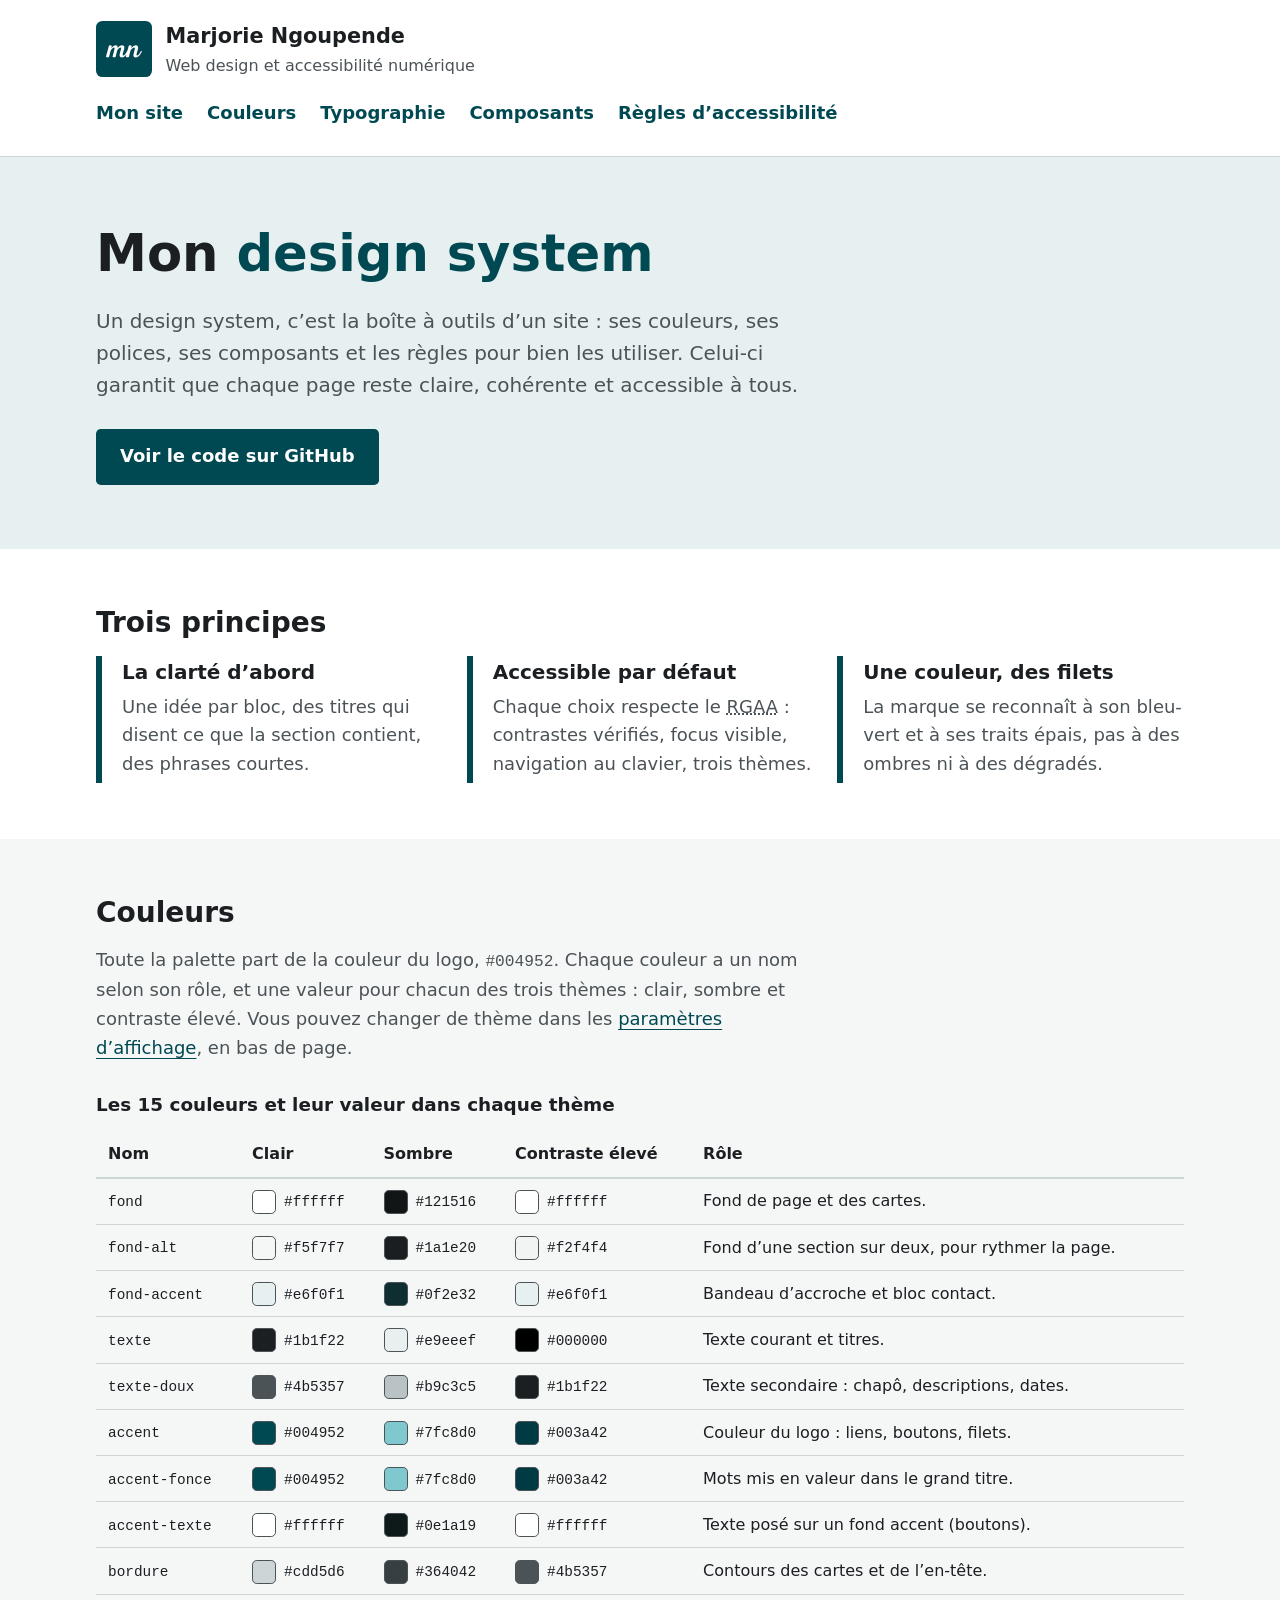
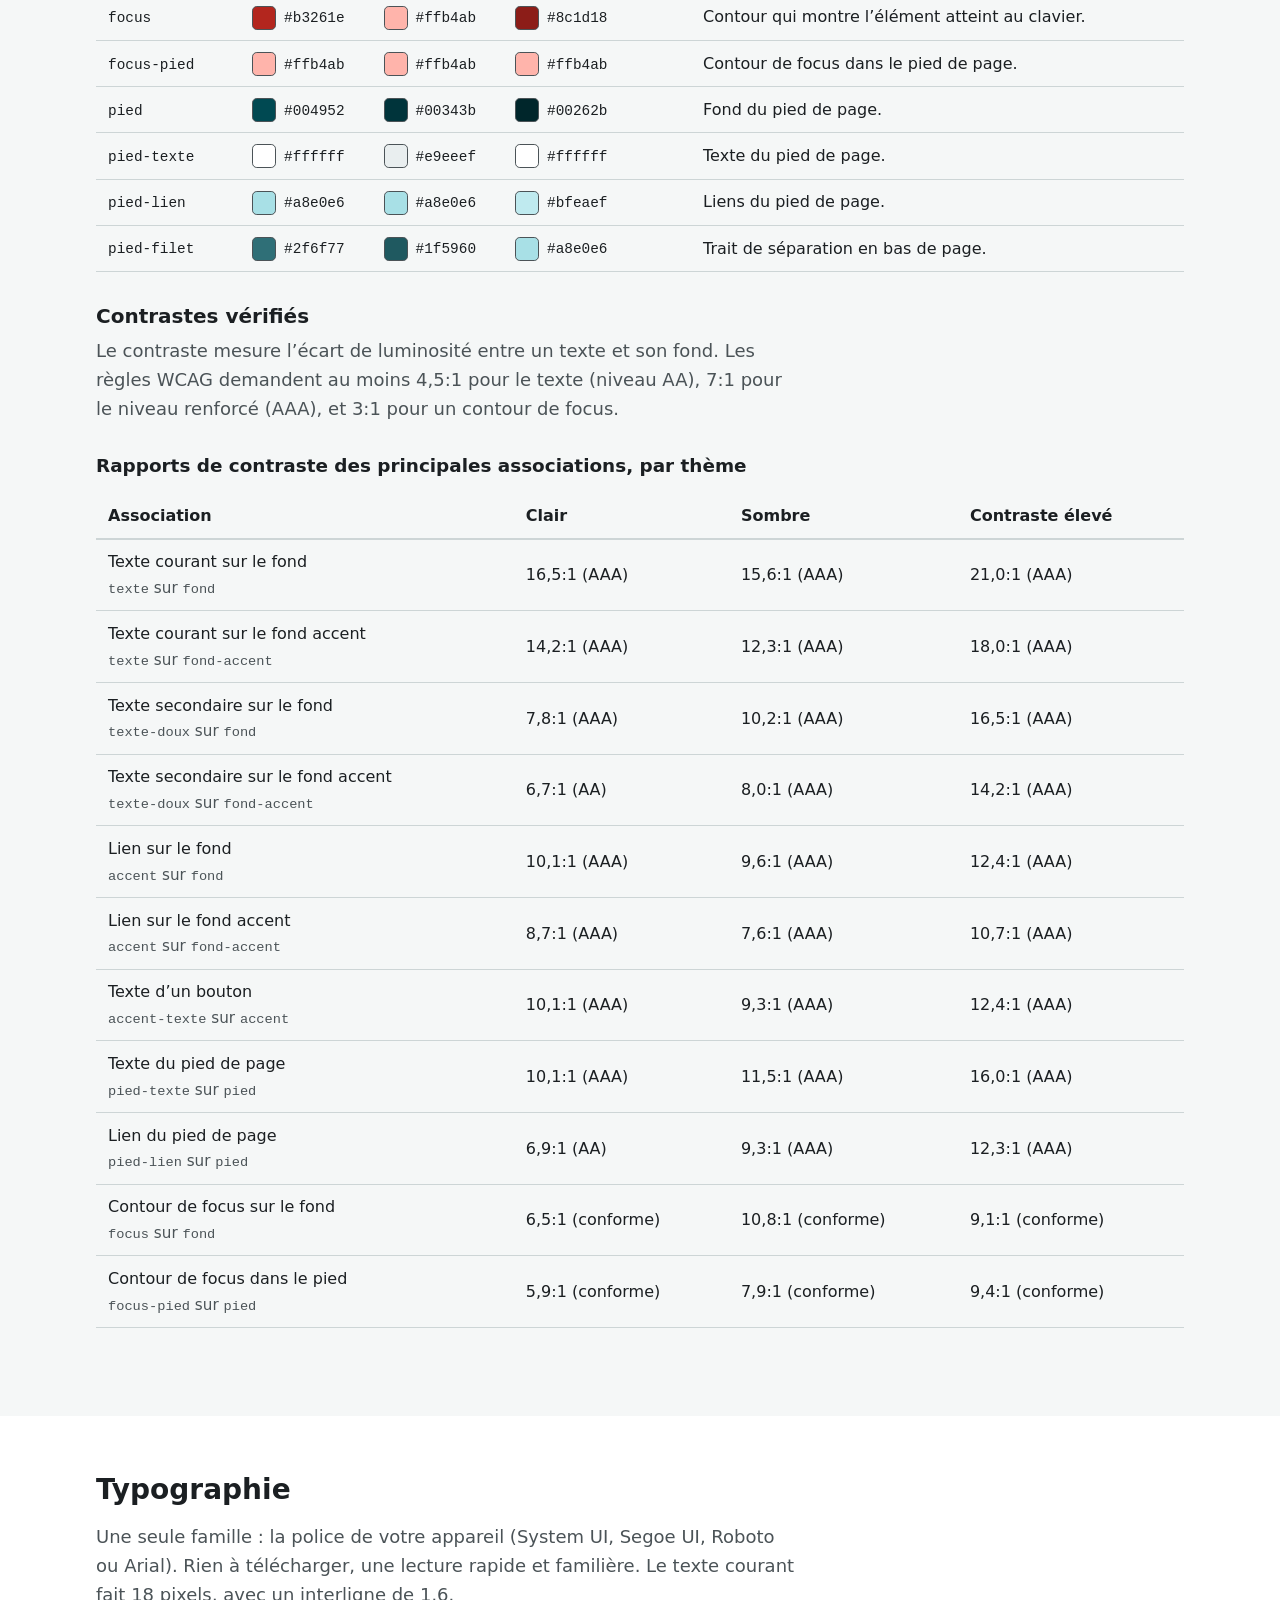
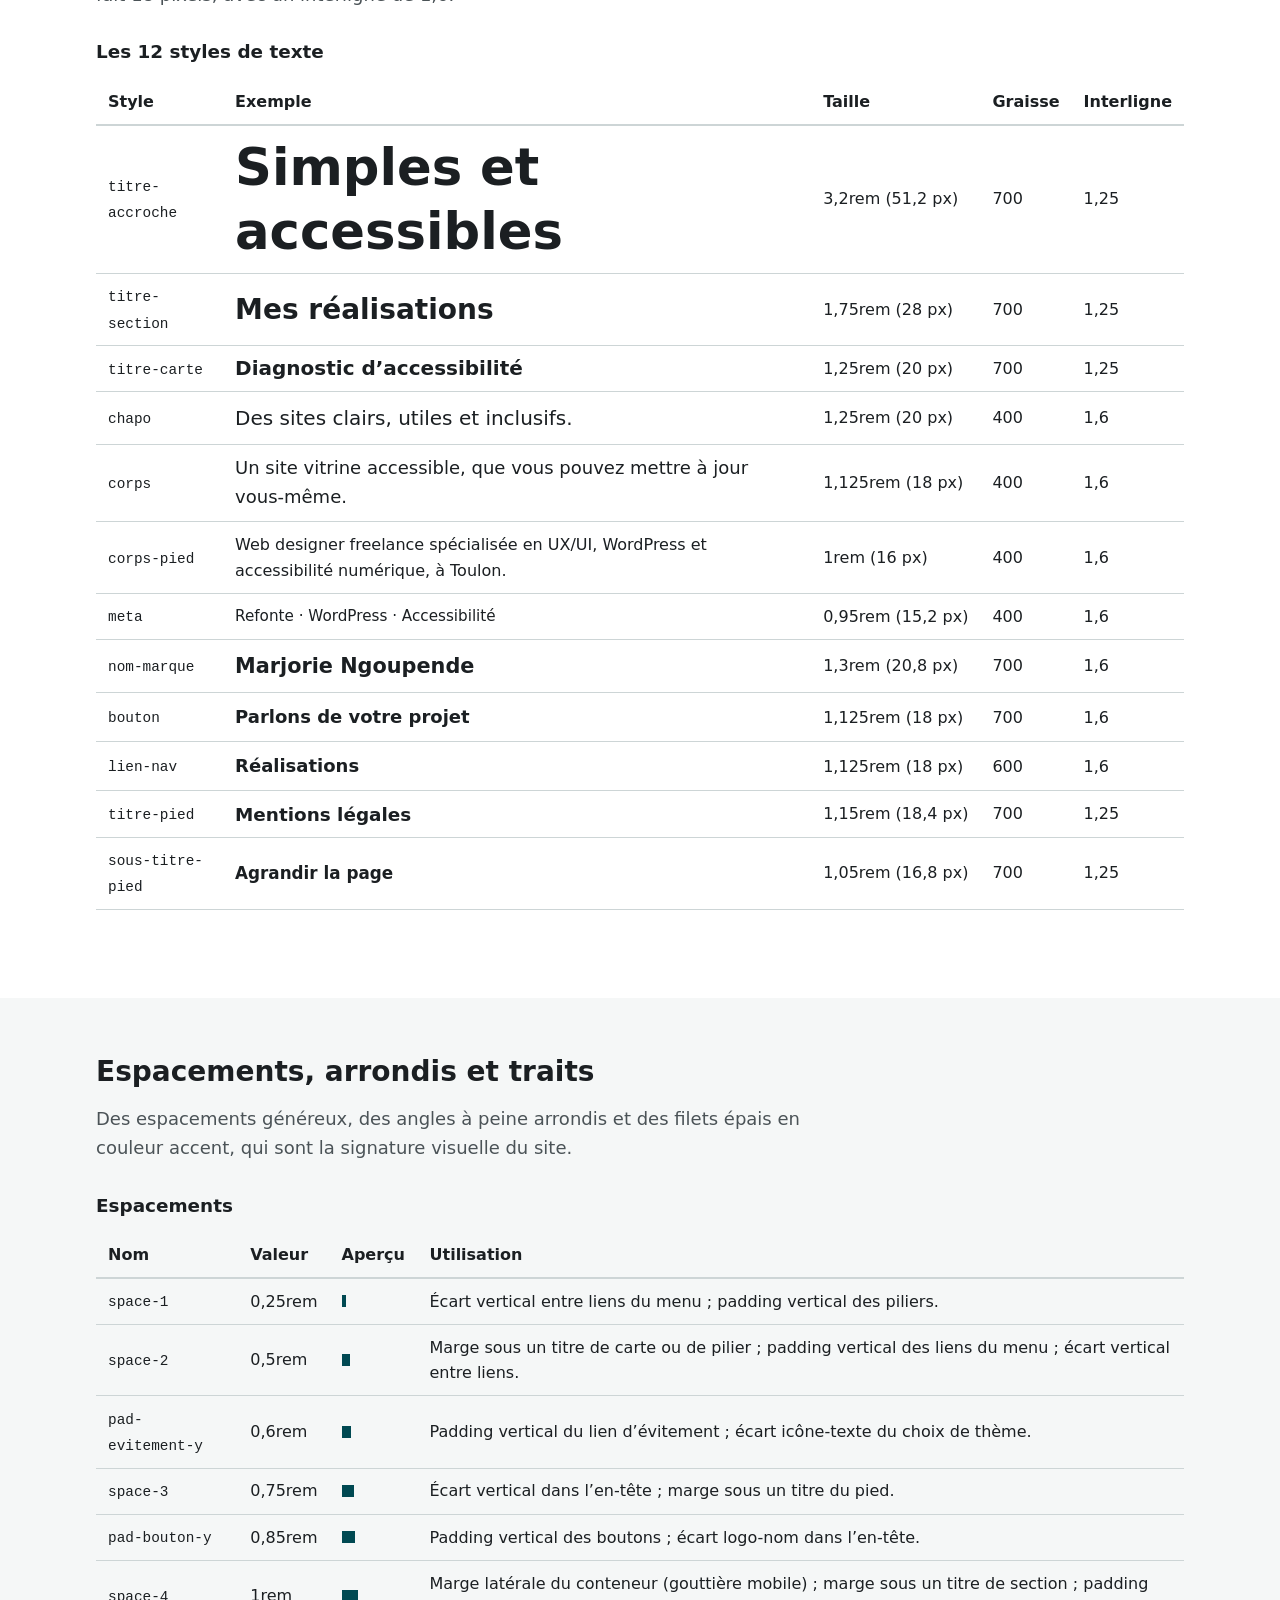
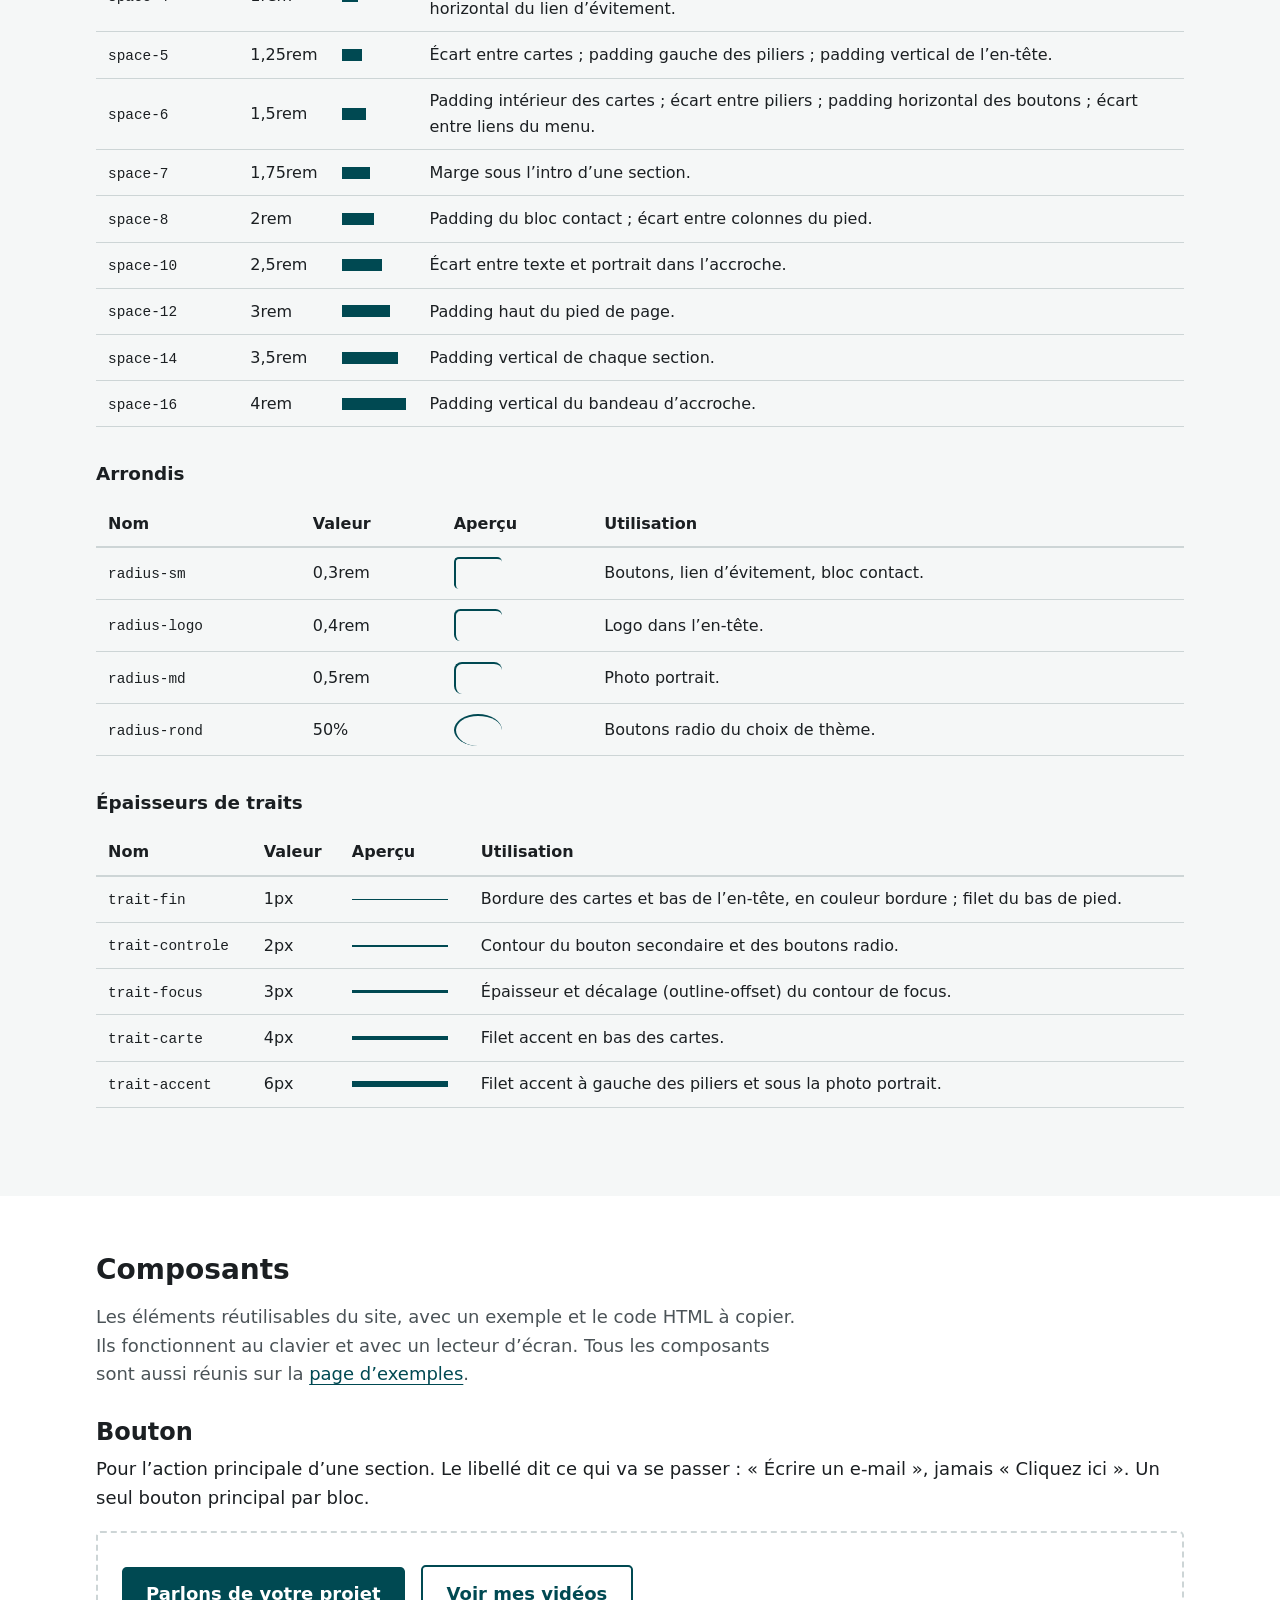
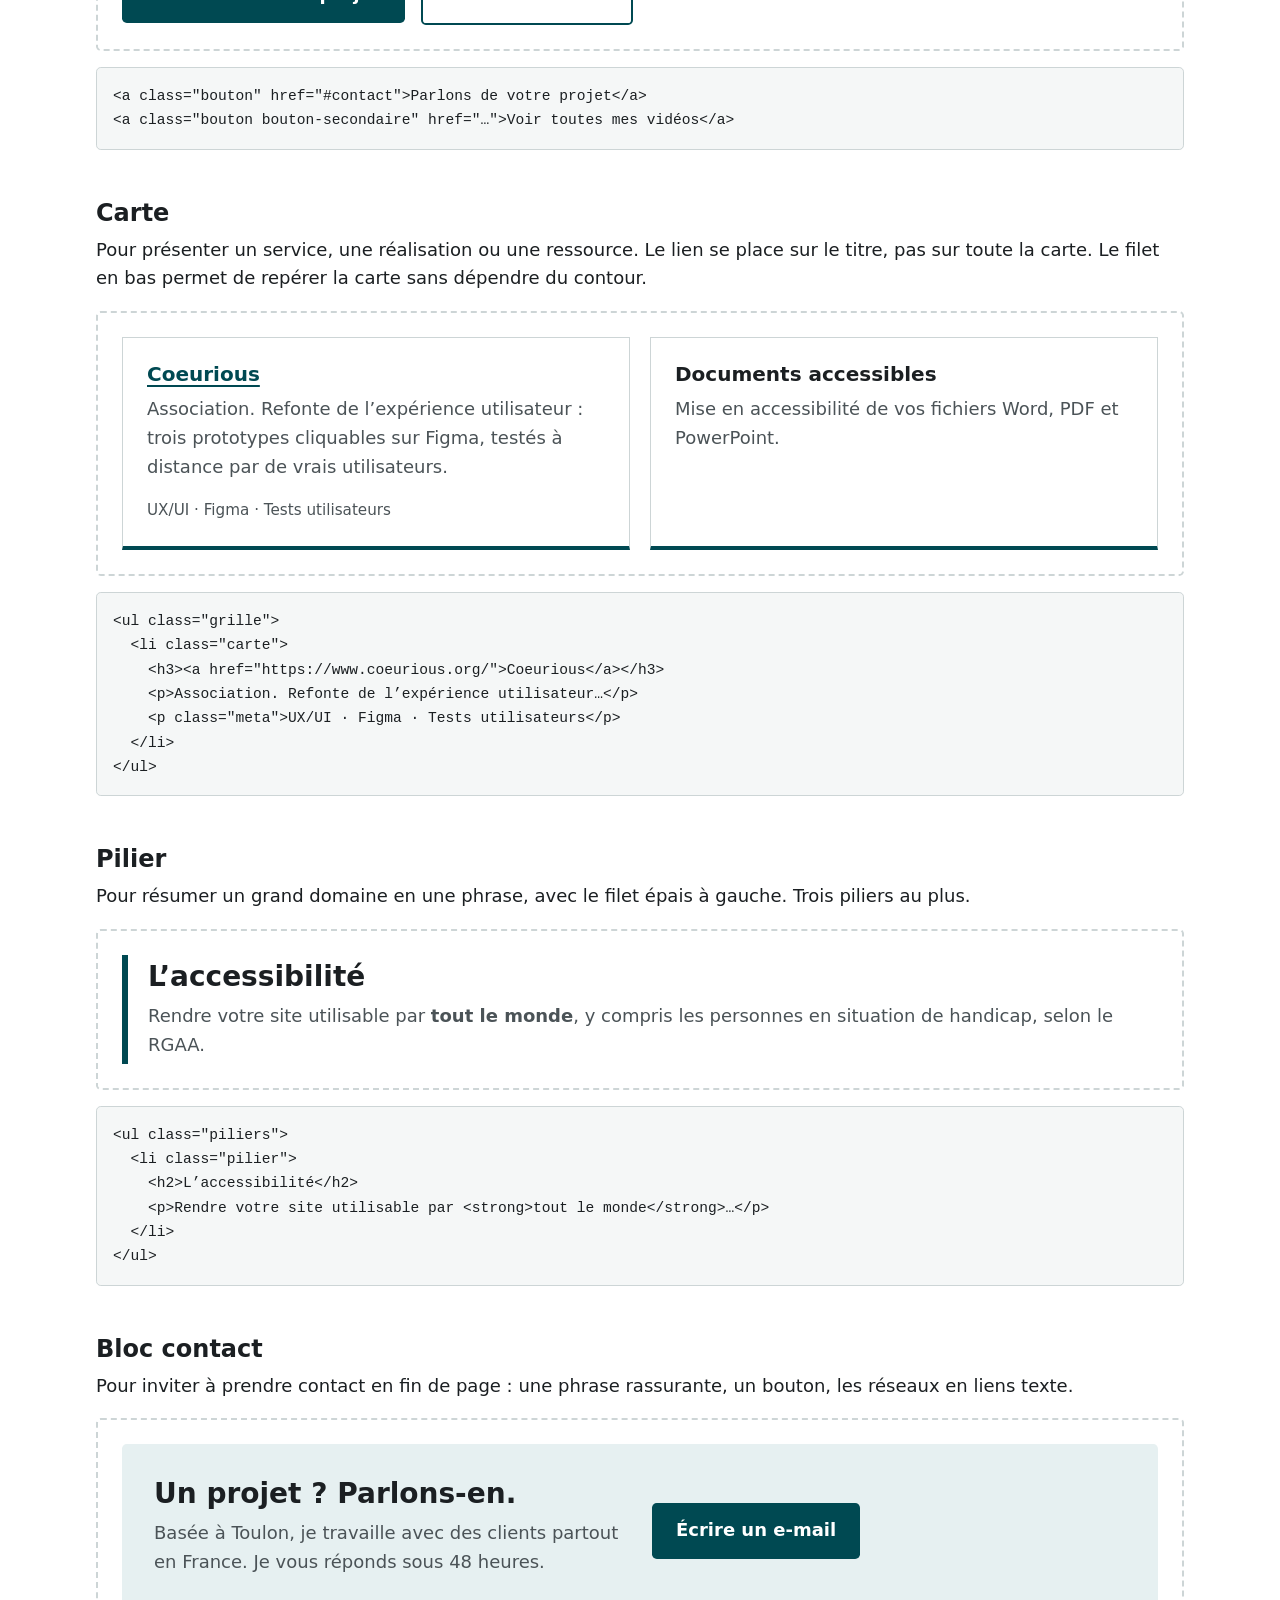
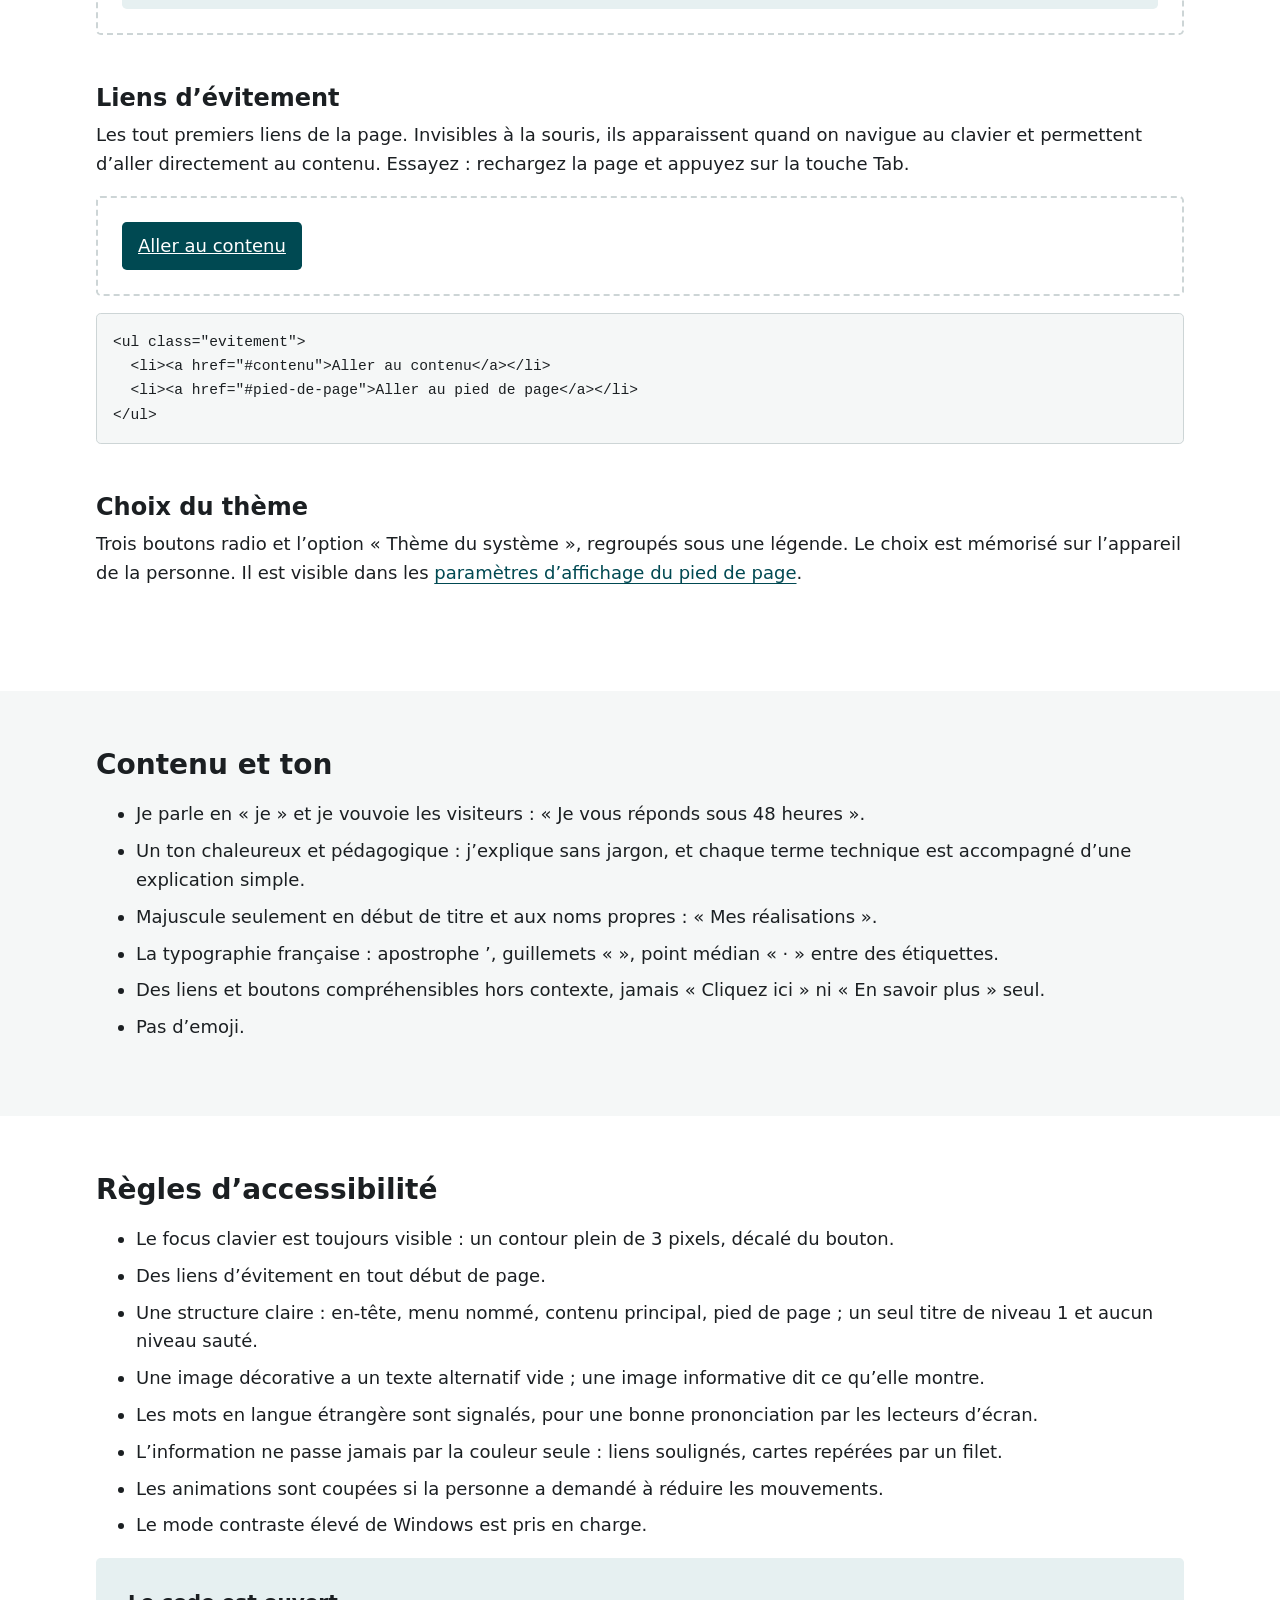
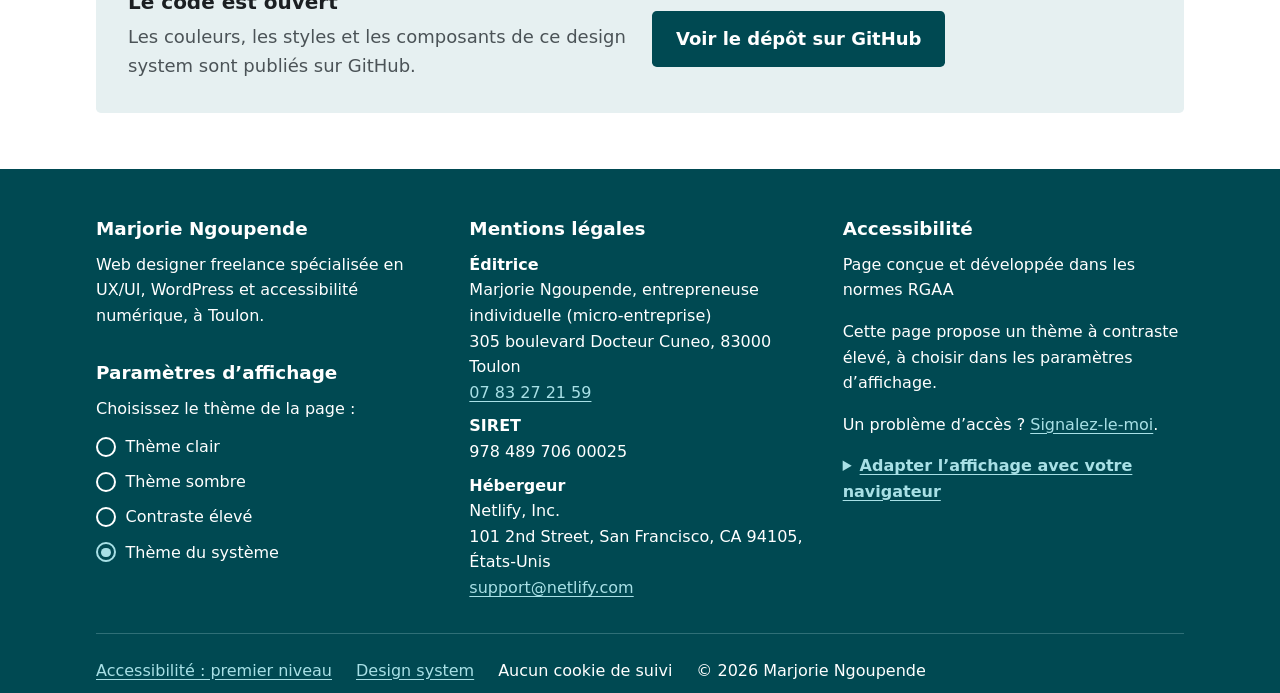
<file: index.html>
<!DOCTYPE html>
<html lang="fr">
<head>
  <meta charset="utf-8">
  <meta name="viewport" content="width=device-width, initial-scale=1">
  <title>Design system – Marjorie Ngoupende | Couleurs, typographie et accessibilité</title>
  <meta name="description" content="Le design system du site de Marjorie Ngoupende, web designer à Toulon : couleurs, trois thèmes dont un thème à contraste élevé, typographie, composants et règles d’accessibilité.">
  <link rel="canonical" href="https://marjorie-n.github.io/mon-design-systeme/">
  <meta property="og:type" content="website">
  <meta property="og:locale" content="fr_FR">
  <meta property="og:site_name" content="Marjorie Ngoupende">
  <meta property="og:title" content="Design system – Marjorie Ngoupende">
  <meta property="og:description" content="Couleurs, typographie, composants et règles d’accessibilité du site de Marjorie Ngoupende.">
  <meta property="og:url" content="https://marjorie-n.github.io/mon-design-systeme/">
  <meta property="og:image" content="https://marjorie-n.github.io/mon-design-systeme/assets/og-image.png">
  <meta property="og:image:width" content="1200">
  <meta property="og:image:height" content="630">
  <meta property="og:image:alt" content="Mon design system, par Marjorie Ngoupende : trois thèmes dont un contraste élevé, des contrastes vérifiés, un code ouvert.">
  <meta name="twitter:card" content="summary_large_image">
  <link rel="icon" type="image/png" href="assets/logo.png">
  <script>
    /* Applique le thème choisi avant l’affichage pour éviter un clignotement */
    try { var t = localStorage.getItem('theme'); if (t === 'light' || t === 'dark' || t === 'contraste') document.documentElement.setAttribute('data-theme', t); } catch (e) {}
  </script>
  <style>
    /* ===== Palette basée sur la couleur du logo #004952 (contrastes ≥ 4.5:1 vérifiés) ===== */
    :root {
      --fond: #ffffff;
      --fond-alt: #f5f7f7;
      --fond-accent: #e6f0f1;
      --texte: #1b1f22;
      --texte-doux: #4b5357;
      --accent: #004952;
      --accent-fonce: #004952;
      --accent-texte: #ffffff;
      --bordure: #cdd5d6;
      --focus: #b3261e;
      --pied: #004952;
      --pied-texte: #ffffff;
      --pied-lien: #a8e0e6;
      --pied-filet: #2f6f77;
      color-scheme: light;
    }
    /* Thème sombre : selon le système, sauf si la personne a choisi « clair » */
    @media (prefers-color-scheme: dark) {
      :root:not([data-theme="light"]) {
        --fond: #121516;
        --fond-alt: #1a1e20;
        --fond-accent: #0f2e32;
        --texte: #e9eeef;
        --texte-doux: #b9c3c5;
        --accent: #7fc8d0;
        --accent-fonce: #7fc8d0;
        --accent-texte: #0e1a19;
        --bordure: #364042;
        --focus: #ffb4ab;
        --pied: #00343b;
        --pied-texte: #e9eeef;
        --pied-lien: #a8e0e6;
        --pied-filet: #1f5960;
        color-scheme: dark;
      }
    }
    /* Thème sombre choisi manuellement */
    :root[data-theme="dark"] {
      --fond: #121516;
      --fond-alt: #1a1e20;
      --fond-accent: #0f2e32;
      --texte: #e9eeef;
      --texte-doux: #b9c3c5;
      --accent: #7fc8d0;
      --accent-fonce: #7fc8d0;
      --accent-texte: #0e1a19;
      --bordure: #364042;
      --focus: #ffb4ab;
      --pied: #00343b;
      --pied-texte: #e9eeef;
      --pied-lien: #a8e0e6;
      --pied-filet: #1f5960;
      color-scheme: dark;
    }
    /* Thème « Contraste élevé » choisi manuellement : textes ≥ 7:1 (WCAG AAA), bordures ≥ 3:1 */
    :root[data-theme="contraste"] {
      --fond: #ffffff;
      --fond-alt: #f2f4f4;
      --fond-accent: #e6f0f1;
      --texte: #000000;
      --texte-doux: #1b1f22;
      --accent: #003a42;
      --accent-fonce: #003a42;
      --accent-texte: #ffffff;
      --bordure: #4b5357;
      --focus: #8c1d18;
      --pied: #00262b;
      --pied-texte: #ffffff;
      --pied-lien: #bfeaef;
      --pied-filet: #a8e0e6;
      color-scheme: light;
    }
    /* En contraste élevé, les blocs se distinguent par une bordure et les liens du menu restent soulignés */
    [data-theme="contraste"] .accroche { border-bottom: 2px solid var(--bordure); }
    [data-theme="contraste"] .bloc-contact { border: 2px solid var(--bordure); }
    [data-theme="contraste"] .carte { border-width: 2px; border-bottom-width: 4px; }
    [data-theme="contraste"] nav a { text-decoration: underline; }
    [data-theme="contraste"] .bouton-secondaire { border-width: 3px; }

    /* ===== Base ===== */
    *, *::before, *::after { box-sizing: border-box; }
    html { scroll-behavior: smooth; }
    @media (prefers-reduced-motion: reduce) { html { scroll-behavior: auto; } }
    body {
      margin: 0;
      background: var(--fond);
      color: var(--texte);
      font-family: system-ui, -apple-system, "Segoe UI", Roboto, Arial, sans-serif;
      font-size: 1.125rem;
      line-height: 1.6;
    }
    .conteneur { max-width: 70rem; margin: 0 auto; padding: 0 1rem; }
    h1, h2, h3 { line-height: 1.25; margin-top: 0; }
    h2 { font-size: 1.75rem; margin-bottom: 1rem; }
    h3 { font-size: 1.25rem; margin-bottom: .5rem; }
    p { margin-top: 0; }
    a { color: var(--accent); text-underline-offset: .2em; }
    a:hover { text-decoration-thickness: 2px; }
    img { max-width: 100%; height: auto; display: block; }
    :focus-visible { outline: 3px solid var(--focus); outline-offset: 3px; }

    /* ===== Liens d'évitement ===== */
    .evitement { position: absolute; left: 0; top: 0; margin: 0; padding: 0; list-style: none; }
    .evitement a {
      position: absolute; left: 1rem; top: -5rem; white-space: nowrap;
      background: var(--accent); color: var(--accent-texte);
      padding: .6rem 1rem; border-radius: .3rem; z-index: 10;
    }
    .evitement a:focus { top: 1rem; }

    /* ===== En-tête ===== */
    header { border-bottom: 1px solid var(--bordure); }
    .entete { display: flex; flex-wrap: wrap; align-items: center; justify-content: space-between; gap: .75rem 2rem; padding: 1.25rem 1rem; }
    .marque { display: flex; align-items: center; gap: .85rem; text-decoration: none; color: var(--texte); }
    .logo { width: 3.5rem; height: 3.5rem; border-radius: .4rem; flex-shrink: 0; }
    .marque strong { display: block; font-size: 1.3rem; }
    .marque-texte span { display: block; font-size: 1rem; color: var(--texte-doux); }
    nav ul { list-style: none; margin: 0; padding: 0; display: flex; flex-wrap: wrap; gap: .25rem 1.5rem; }
    nav a { display: inline-block; padding: .5rem 0; font-weight: 600; text-decoration: none; }
    nav a:hover { text-decoration: underline; }

    /* ===== Bandeau d'accroche ===== */
    .accroche { background: var(--fond-accent); padding: 4rem 0; }
    .accroche h1 { font-size: clamp(2rem, 5.5vw, 3.2rem); max-width: 48rem; margin-bottom: 1.25rem; }
    .accroche h1 strong { color: var(--accent-fonce); }
    .accroche p { font-size: 1.25rem; max-width: 44rem; color: var(--texte-doux); }
    .accroche-grille { display: grid; gap: 2.5rem; align-items: center; grid-template-columns: 1fr; }
    @media (min-width: 52rem) { .accroche-grille { grid-template-columns: minmax(0, 1fr) 18rem; } }
    .portrait { margin: 0; max-width: 9rem; order: -1; }
    @media (min-width: 52rem) { .portrait { max-width: 18rem; order: 0; } }
    .portrait img { width: 100%; aspect-ratio: 4 / 5; object-fit: cover; object-position: center 20%; border-radius: .5rem; border-bottom: 6px solid var(--accent); }
    .bouton {
      display: inline-block; margin-top: .5rem;
      background: var(--accent); color: var(--accent-texte);
      padding: .85rem 1.5rem; border-radius: .3rem;
      font-weight: 700; text-decoration: none;
    }
    .bouton:hover { text-decoration: underline; }
    .bouton-secondaire { background: transparent; color: var(--accent); border: 2px solid var(--accent); }

    /* ===== Sections ===== */
    section { padding: 3.5rem 0; }
    .fond-alt { background: var(--fond-alt); }
    .intro-section { color: var(--texte-doux); max-width: 44rem; margin-bottom: 1.75rem; }

    /* Deux grands piliers */
    .piliers { list-style: none; margin: 0; padding: 0; display: grid; gap: 1.5rem; grid-template-columns: repeat(auto-fit, minmax(min(18rem, 100%), 1fr)); }
    .pilier { border-left: 6px solid var(--accent); padding: .25rem 0 .25rem 1.25rem; }
    .pilier h2 { margin-bottom: .5rem; }
    .pilier p { color: var(--texte-doux); margin: 0; }

    /* Grilles de cartes */
    .grille { list-style: none; margin: 0; padding: 0; display: grid; gap: 1.25rem; grid-template-columns: repeat(auto-fit, minmax(min(16rem, 100%), 1fr)); }
    .carte { background: var(--fond); border: 1px solid var(--bordure); border-bottom: 4px solid var(--accent); padding: 1.5rem; display: flex; flex-direction: column; }
    .carte p { color: var(--texte-doux); margin-bottom: 0; }
    .carte img { margin: -1.5rem -1.5rem 1.25rem; max-width: calc(100% + 3rem); }
    .carte .meta { font-size: .95rem; margin-top: auto; padding-top: 1rem; color: var(--texte-doux); }

    /* En-tête de section avec lien « voir tout » */
    .tete-section { display: flex; flex-wrap: wrap; align-items: baseline; justify-content: space-between; gap: .5rem 1.5rem; margin-bottom: 1.5rem; }
    .tete-section h2 { margin: 0; }

    /* Bloc contact */
    .bloc-contact { background: var(--fond-accent); padding: 2rem; border-radius: .3rem; display: grid; gap: 1.5rem; grid-template-columns: repeat(auto-fit, minmax(min(18rem, 100%), 1fr)); align-items: center; }
    .bloc-contact h2 { margin-bottom: .5rem; }
    .bloc-contact p { margin: 0; color: var(--texte-doux); }
    .reseaux { list-style: none; margin: 1rem 0 0; padding: 0; display: flex; flex-wrap: wrap; gap: .5rem 1.5rem; }

    /* ===== Pied de page ===== */
    footer { background: var(--pied); color: var(--pied-texte); padding: 3rem 0 2rem; font-size: 1rem; }
    footer a { color: var(--pied-lien); }
    footer :focus-visible { outline-color: #ffb4ab; }
    .pied-haut { display: grid; gap: 2rem; grid-template-columns: repeat(auto-fit, minmax(min(16rem, 100%), 1fr)); margin-bottom: 2rem; }
    footer h2 { font-size: 1.15rem; margin-bottom: .75rem; }
    footer dl { margin: 0; }
    footer dt { font-weight: 700; margin-top: .5rem; }
    footer dd { margin: 0; }
    footer { color-scheme: dark; }
    footer h3 { font-size: 1.05rem; margin: 1.25rem 0 .5rem; }
    footer ul.consignes { margin: 0; padding-left: 1.2rem; }
    footer ul.consignes li { margin-bottom: .5rem; }
    footer kbd { font-family: inherit; font-weight: 700; }
    footer details { margin-top: 1rem; }
    footer summary { cursor: pointer; font-weight: 700; color: var(--pied-lien); text-decoration: underline; text-underline-offset: .2em; }
    footer summary:hover { text-decoration-thickness: 2px; }
    footer details[open] summary { margin-bottom: .5rem; }
    footer fieldset { border: 0; margin: 0; padding: 0; }
    footer legend { padding: 0; margin-bottom: .5rem; }
    .choix-theme { display: flex; align-items: center; gap: .6rem; padding: .3rem 0; cursor: pointer; }
    .parametres { margin-top: 2rem; }
    .choix-theme input {
      appearance: none; -webkit-appearance: none; margin: 0; flex-shrink: 0;
      width: 1.25rem; height: 1.25rem; border-radius: 50%;
      border: 2px solid var(--pied-texte); background: transparent; cursor: pointer;
      display: grid; place-content: center;
    }
    .choix-theme input::before { content: ""; width: .6rem; height: .6rem; border-radius: 50%; transform: scale(0); background: var(--pied-lien); }
    .choix-theme input:checked { border-color: var(--pied-lien); }
    .choix-theme input:checked::before { transform: scale(1); }
    @media (forced-colors: active) { .choix-theme input:checked::before { background: CanvasText; } }
    main:focus, footer:focus { outline: none; }

    /* Mode contraste élevé de Windows : on garde le contour des boutons */
    @media (forced-colors: active) {
      .bouton { border: 2px solid ButtonText; }
      .carte { border-bottom-width: 1px; }
    }

    .pied-liens { list-style: none; margin: 0; padding: 1.5rem 0 0; border-top: 1px solid var(--pied-filet); display: flex; flex-wrap: wrap; gap: .5rem 1.5rem; }
  
    /* ===== Page design system ===== */
    .tableau { overflow-x: auto; margin-bottom: 2rem; }
    table { border-collapse: collapse; width: 100%; font-size: 1rem; }
    caption { text-align: left; font-weight: 700; font-size: 1.15rem; margin-bottom: .75rem; }
    th, td { text-align: left; vertical-align: middle; padding: .6rem .75rem; border-bottom: 1px solid var(--bordure); }
    thead th { border-bottom-width: 2px; }
    tbody th { font-weight: 400; }
    td { white-space: nowrap; }
    td:last-child { white-space: normal; }
    .meta-cellule { font-size: .95rem; color: var(--texte-doux); }
    code, pre { font-family: ui-monospace, "Cascadia Mono", Consolas, monospace; font-size: .9em; }
    pre { background: var(--fond-alt); border: 1px solid var(--bordure); border-radius: .3rem; padding: 1rem; white-space: pre-wrap; overflow-wrap: anywhere; line-height: 1.5; }
    .pastille { display: inline-block; width: 1.5rem; height: 1.5rem; border-radius: .3rem; border: 1px solid var(--texte-doux); vertical-align: middle; margin-right: .5rem; }
    .specimen { display: block; white-space: normal; }
    .barre { display: block; height: .75rem; background: var(--accent); }
    .coin { display: block; width: 3rem; height: 2rem; border: 2px solid var(--accent); border-right: 0; border-bottom: 0; }
    .trait { display: block; width: 6rem; background: var(--accent); }
    .composant { margin-bottom: 3rem; }
    .composant > h3 { font-size: 1.5rem; }
    .exemple { border: 2px dashed var(--bordure); border-radius: .3rem; padding: 1.5rem; margin: 1rem 0; background: var(--fond); }
    .exemple h4 { font-size: 1.25rem; line-height: 1.25; margin: 0 0 .5rem; }
    .exemple .pilier h4, .exemple .bloc-contact h4 { font-size: 1.75rem; }
    .exemple .evitement-demo { display: inline-block; background: var(--accent); color: var(--accent-texte); padding: .6rem 1rem; border-radius: .3rem; text-decoration: underline; }
    .liste-regles li { margin-bottom: .5rem; }
    @media (forced-colors: active) { .pastille, .barre, .trait { forced-color-adjust: none; } }
  </style>
</head>
<body>

  <ul class="evitement">
    <li><a href="#contenu">Aller au contenu</a></li>
    <li><a href="#pied-de-page">Aller au pied de page</a></li>
  </ul>

  <header>
    <div class="conteneur entete">
      <a class="marque" href="https://marjorie-ngoupende.netlify.app/">
        <img class="logo" src="assets/logo.png" alt="" width="56" height="56">
        <span class="marque-texte">
          <strong>Marjorie Ngoupende</strong>
          <span>Web design et accessibilité numérique</span>
        </span>
      </a>
      <nav aria-label="Menu du design system">
        <ul>
          <li><a href="https://marjorie-ngoupende.netlify.app/">Mon site</a></li>
          <li><a href="#couleurs">Couleurs</a></li>
          <li><a href="#typographie">Typographie</a></li>
          <li><a href="#composants">Composants</a></li>
          <li><a href="#regles-accessibilite">Règles d’accessibilité</a></li>
        </ul>
      </nav>
    </div>
  </header>

  <main id="contenu" tabindex="-1">

    <div class="accroche">
      <div class="conteneur">
        <h1>Mon <strong>design system</strong></h1>
        <p>Un design system, c’est la boîte à outils d’un site : ses couleurs, ses polices, ses composants et les règles pour bien les utiliser. Celui-ci garantit que chaque page reste claire, cohérente et accessible à tous.</p>
        <a class="bouton" href="https://github.com/marjorie-n/mon-design-systeme">Voir le code sur GitHub</a>
      </div>
    </div>

    <section aria-labelledby="titre-principes">
      <div class="conteneur">
        <h2 id="titre-principes">Trois principes</h2>
        <ul class="piliers">
          <li class="pilier">
            <h3>La clarté d’abord</h3>
            <p>Une idée par bloc, des titres qui disent ce que la section contient, des phrases courtes.</p>
          </li>
          <li class="pilier">
            <h3>Accessible par défaut</h3>
            <p>Chaque choix respecte le <abbr title="Référentiel général d’amélioration de l’accessibilité">RGAA</abbr> : contrastes vérifiés, focus visible, navigation au clavier, trois thèmes.</p>
          </li>
          <li class="pilier">
            <h3>Une couleur, des filets</h3>
            <p>La marque se reconnaît à son bleu-vert et à ses traits épais, pas à des ombres ni à des dégradés.</p>
          </li>
        </ul>
      </div>
    </section>

    <section id="couleurs" class="fond-alt" aria-labelledby="titre-couleurs">
      <div class="conteneur">
        <h2 id="titre-couleurs">Couleurs</h2>
        <p class="intro-section">Toute la palette part de la couleur du logo, <code>#004952</code>. Chaque couleur a un nom selon son rôle, et une valeur pour chacun des trois thèmes : clair, sombre et contraste élevé. Vous pouvez changer de thème dans les <a href="#parametres-affichage">paramètres d’affichage</a>, en bas de page.</p>
        <div class="tableau" role="region" aria-labelledby="legende-couleurs" tabindex="0">
          <table>
            <caption id="legende-couleurs">Les 15 couleurs et leur valeur dans chaque thème</caption>
            <thead><tr><th scope="col">Nom</th><th scope="col">Clair</th><th scope="col">Sombre</th><th scope="col">Contraste élevé</th><th scope="col">Rôle</th></tr></thead>
            <tbody>
<tr><th scope="row"><code>fond</code></th><td><span class="pastille" style="background:#ffffff" aria-hidden="true"></span><code>#ffffff</code></td><td><span class="pastille" style="background:#121516" aria-hidden="true"></span><code>#121516</code></td><td><span class="pastille" style="background:#ffffff" aria-hidden="true"></span><code>#ffffff</code></td><td>Fond de page et des cartes.</td></tr>
<tr><th scope="row"><code>fond-alt</code></th><td><span class="pastille" style="background:#f5f7f7" aria-hidden="true"></span><code>#f5f7f7</code></td><td><span class="pastille" style="background:#1a1e20" aria-hidden="true"></span><code>#1a1e20</code></td><td><span class="pastille" style="background:#f2f4f4" aria-hidden="true"></span><code>#f2f4f4</code></td><td>Fond d’une section sur deux, pour rythmer la page.</td></tr>
<tr><th scope="row"><code>fond-accent</code></th><td><span class="pastille" style="background:#e6f0f1" aria-hidden="true"></span><code>#e6f0f1</code></td><td><span class="pastille" style="background:#0f2e32" aria-hidden="true"></span><code>#0f2e32</code></td><td><span class="pastille" style="background:#e6f0f1" aria-hidden="true"></span><code>#e6f0f1</code></td><td>Bandeau d’accroche et bloc contact.</td></tr>
<tr><th scope="row"><code>texte</code></th><td><span class="pastille" style="background:#1b1f22" aria-hidden="true"></span><code>#1b1f22</code></td><td><span class="pastille" style="background:#e9eeef" aria-hidden="true"></span><code>#e9eeef</code></td><td><span class="pastille" style="background:#000000" aria-hidden="true"></span><code>#000000</code></td><td>Texte courant et titres.</td></tr>
<tr><th scope="row"><code>texte-doux</code></th><td><span class="pastille" style="background:#4b5357" aria-hidden="true"></span><code>#4b5357</code></td><td><span class="pastille" style="background:#b9c3c5" aria-hidden="true"></span><code>#b9c3c5</code></td><td><span class="pastille" style="background:#1b1f22" aria-hidden="true"></span><code>#1b1f22</code></td><td>Texte secondaire : chapô, descriptions, dates.</td></tr>
<tr><th scope="row"><code>accent</code></th><td><span class="pastille" style="background:#004952" aria-hidden="true"></span><code>#004952</code></td><td><span class="pastille" style="background:#7fc8d0" aria-hidden="true"></span><code>#7fc8d0</code></td><td><span class="pastille" style="background:#003a42" aria-hidden="true"></span><code>#003a42</code></td><td>Couleur du logo : liens, boutons, filets.</td></tr>
<tr><th scope="row"><code>accent-fonce</code></th><td><span class="pastille" style="background:#004952" aria-hidden="true"></span><code>#004952</code></td><td><span class="pastille" style="background:#7fc8d0" aria-hidden="true"></span><code>#7fc8d0</code></td><td><span class="pastille" style="background:#003a42" aria-hidden="true"></span><code>#003a42</code></td><td>Mots mis en valeur dans le grand titre.</td></tr>
<tr><th scope="row"><code>accent-texte</code></th><td><span class="pastille" style="background:#ffffff" aria-hidden="true"></span><code>#ffffff</code></td><td><span class="pastille" style="background:#0e1a19" aria-hidden="true"></span><code>#0e1a19</code></td><td><span class="pastille" style="background:#ffffff" aria-hidden="true"></span><code>#ffffff</code></td><td>Texte posé sur un fond accent (boutons).</td></tr>
<tr><th scope="row"><code>bordure</code></th><td><span class="pastille" style="background:#cdd5d6" aria-hidden="true"></span><code>#cdd5d6</code></td><td><span class="pastille" style="background:#364042" aria-hidden="true"></span><code>#364042</code></td><td><span class="pastille" style="background:#4b5357" aria-hidden="true"></span><code>#4b5357</code></td><td>Contours des cartes et de l’en-tête.</td></tr>
<tr><th scope="row"><code>focus</code></th><td><span class="pastille" style="background:#b3261e" aria-hidden="true"></span><code>#b3261e</code></td><td><span class="pastille" style="background:#ffb4ab" aria-hidden="true"></span><code>#ffb4ab</code></td><td><span class="pastille" style="background:#8c1d18" aria-hidden="true"></span><code>#8c1d18</code></td><td>Contour qui montre l’élément atteint au clavier.</td></tr>
<tr><th scope="row"><code>focus-pied</code></th><td><span class="pastille" style="background:#ffb4ab" aria-hidden="true"></span><code>#ffb4ab</code></td><td><span class="pastille" style="background:#ffb4ab" aria-hidden="true"></span><code>#ffb4ab</code></td><td><span class="pastille" style="background:#ffb4ab" aria-hidden="true"></span><code>#ffb4ab</code></td><td>Contour de focus dans le pied de page.</td></tr>
<tr><th scope="row"><code>pied</code></th><td><span class="pastille" style="background:#004952" aria-hidden="true"></span><code>#004952</code></td><td><span class="pastille" style="background:#00343b" aria-hidden="true"></span><code>#00343b</code></td><td><span class="pastille" style="background:#00262b" aria-hidden="true"></span><code>#00262b</code></td><td>Fond du pied de page.</td></tr>
<tr><th scope="row"><code>pied-texte</code></th><td><span class="pastille" style="background:#ffffff" aria-hidden="true"></span><code>#ffffff</code></td><td><span class="pastille" style="background:#e9eeef" aria-hidden="true"></span><code>#e9eeef</code></td><td><span class="pastille" style="background:#ffffff" aria-hidden="true"></span><code>#ffffff</code></td><td>Texte du pied de page.</td></tr>
<tr><th scope="row"><code>pied-lien</code></th><td><span class="pastille" style="background:#a8e0e6" aria-hidden="true"></span><code>#a8e0e6</code></td><td><span class="pastille" style="background:#a8e0e6" aria-hidden="true"></span><code>#a8e0e6</code></td><td><span class="pastille" style="background:#bfeaef" aria-hidden="true"></span><code>#bfeaef</code></td><td>Liens du pied de page.</td></tr>
<tr><th scope="row"><code>pied-filet</code></th><td><span class="pastille" style="background:#2f6f77" aria-hidden="true"></span><code>#2f6f77</code></td><td><span class="pastille" style="background:#1f5960" aria-hidden="true"></span><code>#1f5960</code></td><td><span class="pastille" style="background:#a8e0e6" aria-hidden="true"></span><code>#a8e0e6</code></td><td>Trait de séparation en bas de page.</td></tr>
            </tbody>
          </table>
        </div>

        <h3>Contrastes vérifiés</h3>
        <p class="intro-section">Le contraste mesure l’écart de luminosité entre un texte et son fond. Les règles WCAG demandent au moins 4,5:1 pour le texte (niveau AA), 7:1 pour le niveau renforcé (AAA), et 3:1 pour un contour de focus.</p>
        <div class="tableau" role="region" aria-labelledby="legende-contrastes" tabindex="0">
          <table>
            <caption id="legende-contrastes">Rapports de contraste des principales associations, par thème</caption>
            <thead><tr><th scope="col">Association</th><th scope="col">Clair</th><th scope="col">Sombre</th><th scope="col">Contraste élevé</th></tr></thead>
            <tbody>
<tr><th scope="row">Texte courant sur le fond<br><span class="meta-cellule"><code>texte</code> sur <code>fond</code></span></th><td>16,5:1 (AAA)</td><td>15,6:1 (AAA)</td><td>21,0:1 (AAA)</td></tr>
<tr><th scope="row">Texte courant sur le fond accent<br><span class="meta-cellule"><code>texte</code> sur <code>fond-accent</code></span></th><td>14,2:1 (AAA)</td><td>12,3:1 (AAA)</td><td>18,0:1 (AAA)</td></tr>
<tr><th scope="row">Texte secondaire sur le fond<br><span class="meta-cellule"><code>texte-doux</code> sur <code>fond</code></span></th><td>7,8:1 (AAA)</td><td>10,2:1 (AAA)</td><td>16,5:1 (AAA)</td></tr>
<tr><th scope="row">Texte secondaire sur le fond accent<br><span class="meta-cellule"><code>texte-doux</code> sur <code>fond-accent</code></span></th><td>6,7:1 (AA)</td><td>8,0:1 (AAA)</td><td>14,2:1 (AAA)</td></tr>
<tr><th scope="row">Lien sur le fond<br><span class="meta-cellule"><code>accent</code> sur <code>fond</code></span></th><td>10,1:1 (AAA)</td><td>9,6:1 (AAA)</td><td>12,4:1 (AAA)</td></tr>
<tr><th scope="row">Lien sur le fond accent<br><span class="meta-cellule"><code>accent</code> sur <code>fond-accent</code></span></th><td>8,7:1 (AAA)</td><td>7,6:1 (AAA)</td><td>10,7:1 (AAA)</td></tr>
<tr><th scope="row">Texte d’un bouton<br><span class="meta-cellule"><code>accent-texte</code> sur <code>accent</code></span></th><td>10,1:1 (AAA)</td><td>9,3:1 (AAA)</td><td>12,4:1 (AAA)</td></tr>
<tr><th scope="row">Texte du pied de page<br><span class="meta-cellule"><code>pied-texte</code> sur <code>pied</code></span></th><td>10,1:1 (AAA)</td><td>11,5:1 (AAA)</td><td>16,0:1 (AAA)</td></tr>
<tr><th scope="row">Lien du pied de page<br><span class="meta-cellule"><code>pied-lien</code> sur <code>pied</code></span></th><td>6,9:1 (AA)</td><td>9,3:1 (AAA)</td><td>12,3:1 (AAA)</td></tr>
<tr><th scope="row">Contour de focus sur le fond<br><span class="meta-cellule"><code>focus</code> sur <code>fond</code></span></th><td>6,5:1 (conforme)</td><td>10,8:1 (conforme)</td><td>9,1:1 (conforme)</td></tr>
<tr><th scope="row">Contour de focus dans le pied<br><span class="meta-cellule"><code>focus-pied</code> sur <code>pied</code></span></th><td>5,9:1 (conforme)</td><td>7,9:1 (conforme)</td><td>9,4:1 (conforme)</td></tr>
            </tbody>
          </table>
        </div>
      </div>
    </section>

    <section id="typographie" aria-labelledby="titre-typographie">
      <div class="conteneur">
        <h2 id="titre-typographie">Typographie</h2>
        <p class="intro-section">Une seule famille : la police de votre appareil (System UI, Segoe UI, Roboto ou Arial). Rien à télécharger, une lecture rapide et familière. Le texte courant fait 18 pixels, avec un interligne de 1,6.</p>
        <div class="tableau" role="region" aria-labelledby="legende-typo" tabindex="0">
          <table>
            <caption id="legende-typo">Les 12 styles de texte</caption>
            <thead><tr><th scope="col">Style</th><th scope="col">Exemple</th><th scope="col">Taille</th><th scope="col">Graisse</th><th scope="col">Interligne</th></tr></thead>
            <tbody>
<tr><th scope="row"><code>titre-accroche</code></th><td><span class="specimen" style="font-size:3.2rem;line-height:1.25;font-weight:700">Simples et accessibles</span></td><td>3,2rem (51,2 px)</td><td>700</td><td>1,25</td></tr>
<tr><th scope="row"><code>titre-section</code></th><td><span class="specimen" style="font-size:1.75rem;line-height:1.25;font-weight:700">Mes réalisations</span></td><td>1,75rem (28 px)</td><td>700</td><td>1,25</td></tr>
<tr><th scope="row"><code>titre-carte</code></th><td><span class="specimen" style="font-size:1.25rem;line-height:1.25;font-weight:700">Diagnostic d’accessibilité</span></td><td>1,25rem (20 px)</td><td>700</td><td>1,25</td></tr>
<tr><th scope="row"><code>chapo</code></th><td><span class="specimen" style="font-size:1.25rem;line-height:1.6;font-weight:400">Des sites clairs, utiles et inclusifs.</span></td><td>1,25rem (20 px)</td><td>400</td><td>1,6</td></tr>
<tr><th scope="row"><code>corps</code></th><td><span class="specimen" style="font-size:1.125rem;line-height:1.6;font-weight:400">Un site vitrine accessible, que vous pouvez mettre à jour vous-même.</span></td><td>1,125rem (18 px)</td><td>400</td><td>1,6</td></tr>
<tr><th scope="row"><code>corps-pied</code></th><td><span class="specimen" style="font-size:1rem;line-height:1.6;font-weight:400">Web designer freelance spécialisée en UX/UI, WordPress et accessibilité numérique, à Toulon.</span></td><td>1rem (16 px)</td><td>400</td><td>1,6</td></tr>
<tr><th scope="row"><code>meta</code></th><td><span class="specimen" style="font-size:0.95rem;line-height:1.6;font-weight:400">Refonte · WordPress · Accessibilité</span></td><td>0,95rem (15,2 px)</td><td>400</td><td>1,6</td></tr>
<tr><th scope="row"><code>nom-marque</code></th><td><span class="specimen" style="font-size:1.3rem;line-height:1.6;font-weight:700">Marjorie Ngoupende</span></td><td>1,3rem (20,8 px)</td><td>700</td><td>1,6</td></tr>
<tr><th scope="row"><code>bouton</code></th><td><span class="specimen" style="font-size:1.125rem;line-height:1.6;font-weight:700">Parlons de votre projet</span></td><td>1,125rem (18 px)</td><td>700</td><td>1,6</td></tr>
<tr><th scope="row"><code>lien-nav</code></th><td><span class="specimen" style="font-size:1.125rem;line-height:1.6;font-weight:600">Réalisations</span></td><td>1,125rem (18 px)</td><td>600</td><td>1,6</td></tr>
<tr><th scope="row"><code>titre-pied</code></th><td><span class="specimen" style="font-size:1.15rem;line-height:1.25;font-weight:700">Mentions légales</span></td><td>1,15rem (18,4 px)</td><td>700</td><td>1,25</td></tr>
<tr><th scope="row"><code>sous-titre-pied</code></th><td><span class="specimen" style="font-size:1.05rem;line-height:1.25;font-weight:700">Agrandir la page</span></td><td>1,05rem (16,8 px)</td><td>700</td><td>1,25</td></tr>
            </tbody>
          </table>
        </div>
      </div>
    </section>

    <section id="mise-en-page" class="fond-alt" aria-labelledby="titre-mise-en-page">
      <div class="conteneur">
        <h2 id="titre-mise-en-page">Espacements, arrondis et traits</h2>
        <p class="intro-section">Des espacements généreux, des angles à peine arrondis et des filets épais en couleur accent, qui sont la signature visuelle du site.</p>
        <div class="tableau" role="region" aria-labelledby="legende-espacements" tabindex="0">
          <table>
            <caption id="legende-espacements">Espacements</caption>
            <thead><tr><th scope="col">Nom</th><th scope="col">Valeur</th><th scope="col">Aperçu</th><th scope="col">Utilisation</th></tr></thead>
            <tbody>
<tr><th scope="row"><code>space-1</code></th><td>0,25rem</td><td><span class="barre" style="width:0.25rem" aria-hidden="true"></span></td><td>Écart vertical entre liens du menu ; padding vertical des piliers.</td></tr>
<tr><th scope="row"><code>space-2</code></th><td>0,5rem</td><td><span class="barre" style="width:0.5rem" aria-hidden="true"></span></td><td>Marge sous un titre de carte ou de pilier ; padding vertical des liens du menu ; écart vertical entre liens.</td></tr>
<tr><th scope="row"><code>pad-evitement-y</code></th><td>0,6rem</td><td><span class="barre" style="width:0.6rem" aria-hidden="true"></span></td><td>Padding vertical du lien d’évitement ; écart icône-texte du choix de thème.</td></tr>
<tr><th scope="row"><code>space-3</code></th><td>0,75rem</td><td><span class="barre" style="width:0.75rem" aria-hidden="true"></span></td><td>Écart vertical dans l’en-tête ; marge sous un titre du pied.</td></tr>
<tr><th scope="row"><code>pad-bouton-y</code></th><td>0,85rem</td><td><span class="barre" style="width:0.85rem" aria-hidden="true"></span></td><td>Padding vertical des boutons ; écart logo-nom dans l’en-tête.</td></tr>
<tr><th scope="row"><code>space-4</code></th><td>1rem</td><td><span class="barre" style="width:1rem" aria-hidden="true"></span></td><td>Marge latérale du conteneur (gouttière mobile) ; marge sous un titre de section ; padding horizontal du lien d’évitement.</td></tr>
<tr><th scope="row"><code>space-5</code></th><td>1,25rem</td><td><span class="barre" style="width:1.25rem" aria-hidden="true"></span></td><td>Écart entre cartes ; padding gauche des piliers ; padding vertical de l’en-tête.</td></tr>
<tr><th scope="row"><code>space-6</code></th><td>1,5rem</td><td><span class="barre" style="width:1.5rem" aria-hidden="true"></span></td><td>Padding intérieur des cartes ; écart entre piliers ; padding horizontal des boutons ; écart entre liens du menu.</td></tr>
<tr><th scope="row"><code>space-7</code></th><td>1,75rem</td><td><span class="barre" style="width:1.75rem" aria-hidden="true"></span></td><td>Marge sous l’intro d’une section.</td></tr>
<tr><th scope="row"><code>space-8</code></th><td>2rem</td><td><span class="barre" style="width:2rem" aria-hidden="true"></span></td><td>Padding du bloc contact ; écart entre colonnes du pied.</td></tr>
<tr><th scope="row"><code>space-10</code></th><td>2,5rem</td><td><span class="barre" style="width:2.5rem" aria-hidden="true"></span></td><td>Écart entre texte et portrait dans l’accroche.</td></tr>
<tr><th scope="row"><code>space-12</code></th><td>3rem</td><td><span class="barre" style="width:3rem" aria-hidden="true"></span></td><td>Padding haut du pied de page.</td></tr>
<tr><th scope="row"><code>space-14</code></th><td>3,5rem</td><td><span class="barre" style="width:3.5rem" aria-hidden="true"></span></td><td>Padding vertical de chaque section.</td></tr>
<tr><th scope="row"><code>space-16</code></th><td>4rem</td><td><span class="barre" style="width:4rem" aria-hidden="true"></span></td><td>Padding vertical du bandeau d’accroche.</td></tr>
            </tbody>
          </table>
        </div>
        <div class="tableau" role="region" aria-labelledby="legende-arrondis" tabindex="0">
          <table>
            <caption id="legende-arrondis">Arrondis</caption>
            <thead><tr><th scope="col">Nom</th><th scope="col">Valeur</th><th scope="col">Aperçu</th><th scope="col">Utilisation</th></tr></thead>
            <tbody>
<tr><th scope="row"><code>radius-sm</code></th><td>0,3rem</td><td><span class="coin" style="border-radius:0.3rem" aria-hidden="true"></span></td><td>Boutons, lien d’évitement, bloc contact.</td></tr>
<tr><th scope="row"><code>radius-logo</code></th><td>0,4rem</td><td><span class="coin" style="border-radius:0.4rem" aria-hidden="true"></span></td><td>Logo dans l’en-tête.</td></tr>
<tr><th scope="row"><code>radius-md</code></th><td>0,5rem</td><td><span class="coin" style="border-radius:0.5rem" aria-hidden="true"></span></td><td>Photo portrait.</td></tr>
<tr><th scope="row"><code>radius-rond</code></th><td>50%</td><td><span class="coin" style="border-radius:50%" aria-hidden="true"></span></td><td>Boutons radio du choix de thème.</td></tr>
            </tbody>
          </table>
        </div>
        <div class="tableau" role="region" aria-labelledby="legende-traits" tabindex="0">
          <table>
            <caption id="legende-traits">Épaisseurs de traits</caption>
            <thead><tr><th scope="col">Nom</th><th scope="col">Valeur</th><th scope="col">Aperçu</th><th scope="col">Utilisation</th></tr></thead>
            <tbody>
<tr><th scope="row"><code>trait-fin</code></th><td>1px</td><td><span class="trait" style="height:1px" aria-hidden="true"></span></td><td>Bordure des cartes et bas de l’en-tête, en couleur bordure ; filet du bas de pied.</td></tr>
<tr><th scope="row"><code>trait-controle</code></th><td>2px</td><td><span class="trait" style="height:2px" aria-hidden="true"></span></td><td>Contour du bouton secondaire et des boutons radio.</td></tr>
<tr><th scope="row"><code>trait-focus</code></th><td>3px</td><td><span class="trait" style="height:3px" aria-hidden="true"></span></td><td>Épaisseur et décalage (outline-offset) du contour de focus.</td></tr>
<tr><th scope="row"><code>trait-carte</code></th><td>4px</td><td><span class="trait" style="height:4px" aria-hidden="true"></span></td><td>Filet accent en bas des cartes.</td></tr>
<tr><th scope="row"><code>trait-accent</code></th><td>6px</td><td><span class="trait" style="height:6px" aria-hidden="true"></span></td><td>Filet accent à gauche des piliers et sous la photo portrait.</td></tr>
            </tbody>
          </table>
        </div>
      </div>
    </section>

    <section id="composants" aria-labelledby="titre-composants">
      <div class="conteneur">
        <h2 id="titre-composants">Composants</h2>
        <p class="intro-section">Les éléments réutilisables du site, avec un exemple et le code HTML à copier. Ils fonctionnent au clavier et avec un lecteur d’écran. Tous les composants sont aussi réunis sur la <a href="exemples/">page d’exemples</a>.</p>

        <div class="composant">
          <h3>Bouton</h3>
          <p>Pour l’action principale d’une section. Le libellé dit ce qui va se passer : « Écrire un e-mail », jamais « Cliquez ici ». Un seul bouton principal par bloc.</p>
          <div class="exemple" role="group" aria-label="Exemple de boutons">
            <p style="display:flex;flex-wrap:wrap;gap:1rem;align-items:center;margin:0">
              <a class="bouton" href="https://marjorie-ngoupende.netlify.app/#contact">Parlons de votre projet</a>
              <a class="bouton bouton-secondaire" href="https://www.youtube.com/@marjorie_ngoupende">Voir mes vidéos</a>
            </p>
          </div>
          <pre><code>&lt;a class=&quot;bouton&quot; href=&quot;#contact&quot;&gt;Parlons de votre projet&lt;/a&gt;
&lt;a class=&quot;bouton bouton-secondaire&quot; href=&quot;…&quot;&gt;Voir toutes mes vidéos&lt;/a&gt;</code></pre>
        </div>

        <div class="composant">
          <h3>Carte</h3>
          <p>Pour présenter un service, une réalisation ou une ressource. Le lien se place sur le titre, pas sur toute la carte. Le filet en bas permet de repérer la carte sans dépendre du contour.</p>
          <div class="exemple" role="group" aria-label="Exemple de carte">
            <ul class="grille">
              <li class="carte">
                <h4><a href="https://www.coeurious.org/">Coeurious</a></h4>
                <p>Association. Refonte de l’expérience utilisateur : trois prototypes cliquables sur Figma, testés à distance par de vrais utilisateurs.</p>
                <p class="meta">UX/UI · Figma · Tests utilisateurs</p>
              </li>
              <li class="carte">
                <h4>Documents accessibles</h4>
                <p>Mise en accessibilité de vos fichiers Word, PDF et PowerPoint.</p>
              </li>
            </ul>
          </div>
          <pre><code>&lt;ul class=&quot;grille&quot;&gt;
  &lt;li class=&quot;carte&quot;&gt;
    &lt;h3&gt;&lt;a href=&quot;https://www.coeurious.org/&quot;&gt;Coeurious&lt;/a&gt;&lt;/h3&gt;
    &lt;p&gt;Association. Refonte de l’expérience utilisateur…&lt;/p&gt;
    &lt;p class=&quot;meta&quot;&gt;UX/UI · Figma · Tests utilisateurs&lt;/p&gt;
  &lt;/li&gt;
&lt;/ul&gt;</code></pre>
        </div>

        <div class="composant">
          <h3>Pilier</h3>
          <p>Pour résumer un grand domaine en une phrase, avec le filet épais à gauche. Trois piliers au plus.</p>
          <div class="exemple" role="group" aria-label="Exemple de pilier">
            <ul class="piliers">
              <li class="pilier">
                <h4>L’accessibilité</h4>
                <p>Rendre votre site utilisable par <strong>tout le monde</strong>, y compris les personnes en situation de handicap, selon le RGAA.</p>
              </li>
            </ul>
          </div>
          <pre><code>&lt;ul class=&quot;piliers&quot;&gt;
  &lt;li class=&quot;pilier&quot;&gt;
    &lt;h2&gt;L’accessibilité&lt;/h2&gt;
    &lt;p&gt;Rendre votre site utilisable par &lt;strong&gt;tout le monde&lt;/strong&gt;…&lt;/p&gt;
  &lt;/li&gt;
&lt;/ul&gt;</code></pre>
        </div>

        <div class="composant">
          <h3>Bloc contact</h3>
          <p>Pour inviter à prendre contact en fin de page : une phrase rassurante, un bouton, les réseaux en liens texte.</p>
          <div class="exemple" role="group" aria-label="Exemple de bloc contact">
            <div class="bloc-contact">
              <div>
                <h4>Un projet ? Parlons-en.</h4>
                <p>Basée à Toulon, je travaille avec des clients partout en France. Je vous réponds sous 48 heures.</p>
              </div>
              <div>
                <a class="bouton" href="mailto:marjorie.ngoupende@gmail.com">Écrire un e-mail</a>
              </div>
            </div>
          </div>
        </div>

        <div class="composant">
          <h3>Liens d’évitement</h3>
          <p>Les tout premiers liens de la page. Invisibles à la souris, ils apparaissent quand on navigue au clavier et permettent d’aller directement au contenu. Essayez : rechargez la page et appuyez sur la touche Tab.</p>
          <div class="exemple" role="group" aria-label="Aperçu d’un lien d’évitement">
            <span class="evitement-demo">Aller au contenu</span>
          </div>
          <pre><code>&lt;ul class=&quot;evitement&quot;&gt;
  &lt;li&gt;&lt;a href=&quot;#contenu&quot;&gt;Aller au contenu&lt;/a&gt;&lt;/li&gt;
  &lt;li&gt;&lt;a href=&quot;#pied-de-page&quot;&gt;Aller au pied de page&lt;/a&gt;&lt;/li&gt;
&lt;/ul&gt;</code></pre>
        </div>

        <div class="composant">
          <h3>Choix du thème</h3>
          <p>Trois boutons radio et l’option « Thème du système », regroupés sous une légende. Le choix est mémorisé sur l’appareil de la personne. Il est visible dans les <a href="#parametres-affichage">paramètres d’affichage du pied de page</a>.</p>
        </div>
      </div>
    </section>

    <section id="ton" class="fond-alt" aria-labelledby="titre-ton">
      <div class="conteneur">
        <h2 id="titre-ton">Contenu et ton</h2>
        <ul class="liste-regles">
          <li>Je parle en « je » et je vouvoie les visiteurs : « Je vous réponds sous 48 heures ».</li>
          <li>Un ton chaleureux et pédagogique : j’explique sans jargon, et chaque terme technique est accompagné d’une explication simple.</li>
          <li>Majuscule seulement en début de titre et aux noms propres : « Mes réalisations ».</li>
          <li>La typographie française : apostrophe ’, guillemets « », point médian « · » entre des étiquettes.</li>
          <li>Des liens et boutons compréhensibles hors contexte, jamais « Cliquez ici » ni « En savoir plus » seul.</li>
          <li>Pas d’emoji.</li>
        </ul>
      </div>
    </section>

    <section id="regles-accessibilite" aria-labelledby="titre-regles">
      <div class="conteneur">
        <h2 id="titre-regles">Règles d’accessibilité</h2>
        <ul class="liste-regles">
          <li>Le focus clavier est toujours visible : un contour plein de 3 pixels, décalé du bouton.</li>
          <li>Des liens d’évitement en tout début de page.</li>
          <li>Une structure claire : en-tête, menu nommé, contenu principal, pied de page ; un seul titre de niveau 1 et aucun niveau sauté.</li>
          <li>Une image décorative a un texte alternatif vide ; une image informative dit ce qu’elle montre.</li>
          <li>Les mots en langue étrangère sont signalés, pour une bonne prononciation par les lecteurs d’écran.</li>
          <li>L’information ne passe jamais par la couleur seule : liens soulignés, cartes repérées par un filet.</li>
          <li>Les animations sont coupées si la personne a demandé à réduire les mouvements.</li>
          <li>Le mode contraste élevé de Windows est pris en charge.</li>
        </ul>
        <div class="bloc-contact">
          <div>
            <h3>Le code est ouvert</h3>
            <p>Les couleurs, les styles et les composants de ce design system sont publiés sur GitHub.</p>
          </div>
          <div>
            <a class="bouton" href="https://github.com/marjorie-n/mon-design-systeme">Voir le dépôt sur GitHub</a>
          </div>
        </div>
      </div>
    </section>

  </main>

  <footer id="pied-de-page" tabindex="-1">
    <div class="conteneur">
      <div class="pied-haut">
        <div>
          <h2>Marjorie Ngoupende</h2>
          <p>Web designer freelance spécialisée en UX/UI, WordPress et accessibilité numérique, à Toulon.</p>
          <div id="parametres-affichage" class="parametres" hidden>
            <h2>Paramètres d’affichage</h2>
            <fieldset>
              <legend>Choisissez le thème de la page :</legend>
              <label class="choix-theme"><input type="radio" name="theme" value="light"> Thème clair</label>
              <label class="choix-theme"><input type="radio" name="theme" value="dark"> Thème sombre</label>
              <label class="choix-theme"><input type="radio" name="theme" value="contraste"> Contraste élevé</label>
              <label class="choix-theme"><input type="radio" name="theme" value="system" checked> Thème du système</label>
            </fieldset>
          </div>
        </div>
        <div>
          <h2 id="mentions-legales">Mentions légales</h2>
          <dl>
            <dt>Éditrice</dt>
            <dd>Marjorie Ngoupende, entrepreneuse individuelle (micro-entreprise)</dd>
            <dd>305 boulevard Docteur Cuneo, 83000 Toulon</dd>
            <dd><a href="tel:+33783272159">07 83 27 21 59</a></dd>
            <dt>SIRET</dt>
            <dd>978 489 706 00025</dd>
            <dt>Hébergeur</dt>
            <dd lang="en">Netlify, Inc.</dd>
            <dd>101 2nd Street, San Francisco, CA 94105, États-Unis</dd>
            <dd><a href="mailto:support@netlify.com">support@netlify.com</a></dd>
          </dl>
        </div>
        <div>
          <h2 id="accessibilite">Accessibilité</h2>
          <p>Page conçue et développée dans les normes RGAA</p>
          <p>Cette page propose un thème à contraste élevé, à choisir dans les paramètres d’affichage.</p>
          <p>Un problème d’accès ? <a href="mailto:marjorie.ngoupende@gmail.com">Signalez-le-moi</a>.</p>
          <details id="adapter-affichage">
            <summary>Adapter l’affichage avec votre navigateur</summary>
            <h3>Agrandir la page</h3>
            <ul class="consignes">
              <li>Sur ordinateur : <kbd>Ctrl</kbd> et <kbd>+</kbd> (<kbd>Cmd</kbd> et <kbd>+</kbd> sur Mac). <kbd>Ctrl</kbd> et <kbd>0</kbd> pour revenir à la taille normale.</li>
              <li>Sur téléphone : écartez deux doigts sur l’écran.</li>
            </ul>
            <h3>Agrandir seulement le texte</h3>
            <ul class="consignes">
              <li>Chrome : Paramètres, puis Apparence, puis Taille de la police.</li>
              <li>Firefox : Paramètres, puis Général, puis Zoom, et cochez « Zoom texte uniquement ».</li>
              <li>iPhone : Réglages, puis Accessibilité, puis Affichage et taille du texte.</li>
              <li>Android : Paramètres, puis Accessibilité, puis Taille de la police.</li>
            </ul>
            <h3>Renforcer les contrastes</h3>
            <ul class="consignes">
              <li>Windows : Paramètres, puis Accessibilité, puis Thèmes de contraste.</li>
              <li>Mac : Réglages Système, puis Accessibilité, puis Affichage, et activez « Augmenter le contraste ».</li>
            </ul>
            <h3>Écouter la page</h3>
            <ul class="consignes">
              <li>Windows : le lecteur d’écran gratuit <a href="https://www.nvaccess.org/download/" lang="en">NVDA</a>.</li>
              <li>Mac, iPhone et iPad : VoiceOver, intégré dans les réglages d’accessibilité.</li>
            </ul>
          </details>
        </div>
      </div>
      <ul class="pied-liens">
        <li><a href="https://marjorie-ngoupende.netlify.app/#accessibilite">Accessibilité : premier niveau </a></li>
        <li><a href="./" aria-current="page">Design system</a></li>
        <li>Aucun cookie de suivi</li>
        <li>© 2026 Marjorie Ngoupende</li>
      </ul>
    </div>
  </footer>

  <script>
    /* Paramètres d’affichage : visibles seulement si JavaScript fonctionne */
    (function () {
      var racine = document.documentElement;
      var bloc = document.getElementById('parametres-affichage');
      var choix = document.querySelectorAll('input[name="theme"]');
      var actuel = racine.getAttribute('data-theme') || 'system';

      bloc.hidden = false;

      choix.forEach(function (radio) {
        radio.checked = (radio.value === actuel);
        radio.addEventListener('change', function () {
          if (this.value === 'system') {
            racine.removeAttribute('data-theme');
            try { localStorage.removeItem('theme'); } catch (e) {}
          } else {
            racine.setAttribute('data-theme', this.value);
            try { localStorage.setItem('theme', this.value); } catch (e) {}
          }
        });
      });
    })();
  </script>

</body>
</html>
</file>
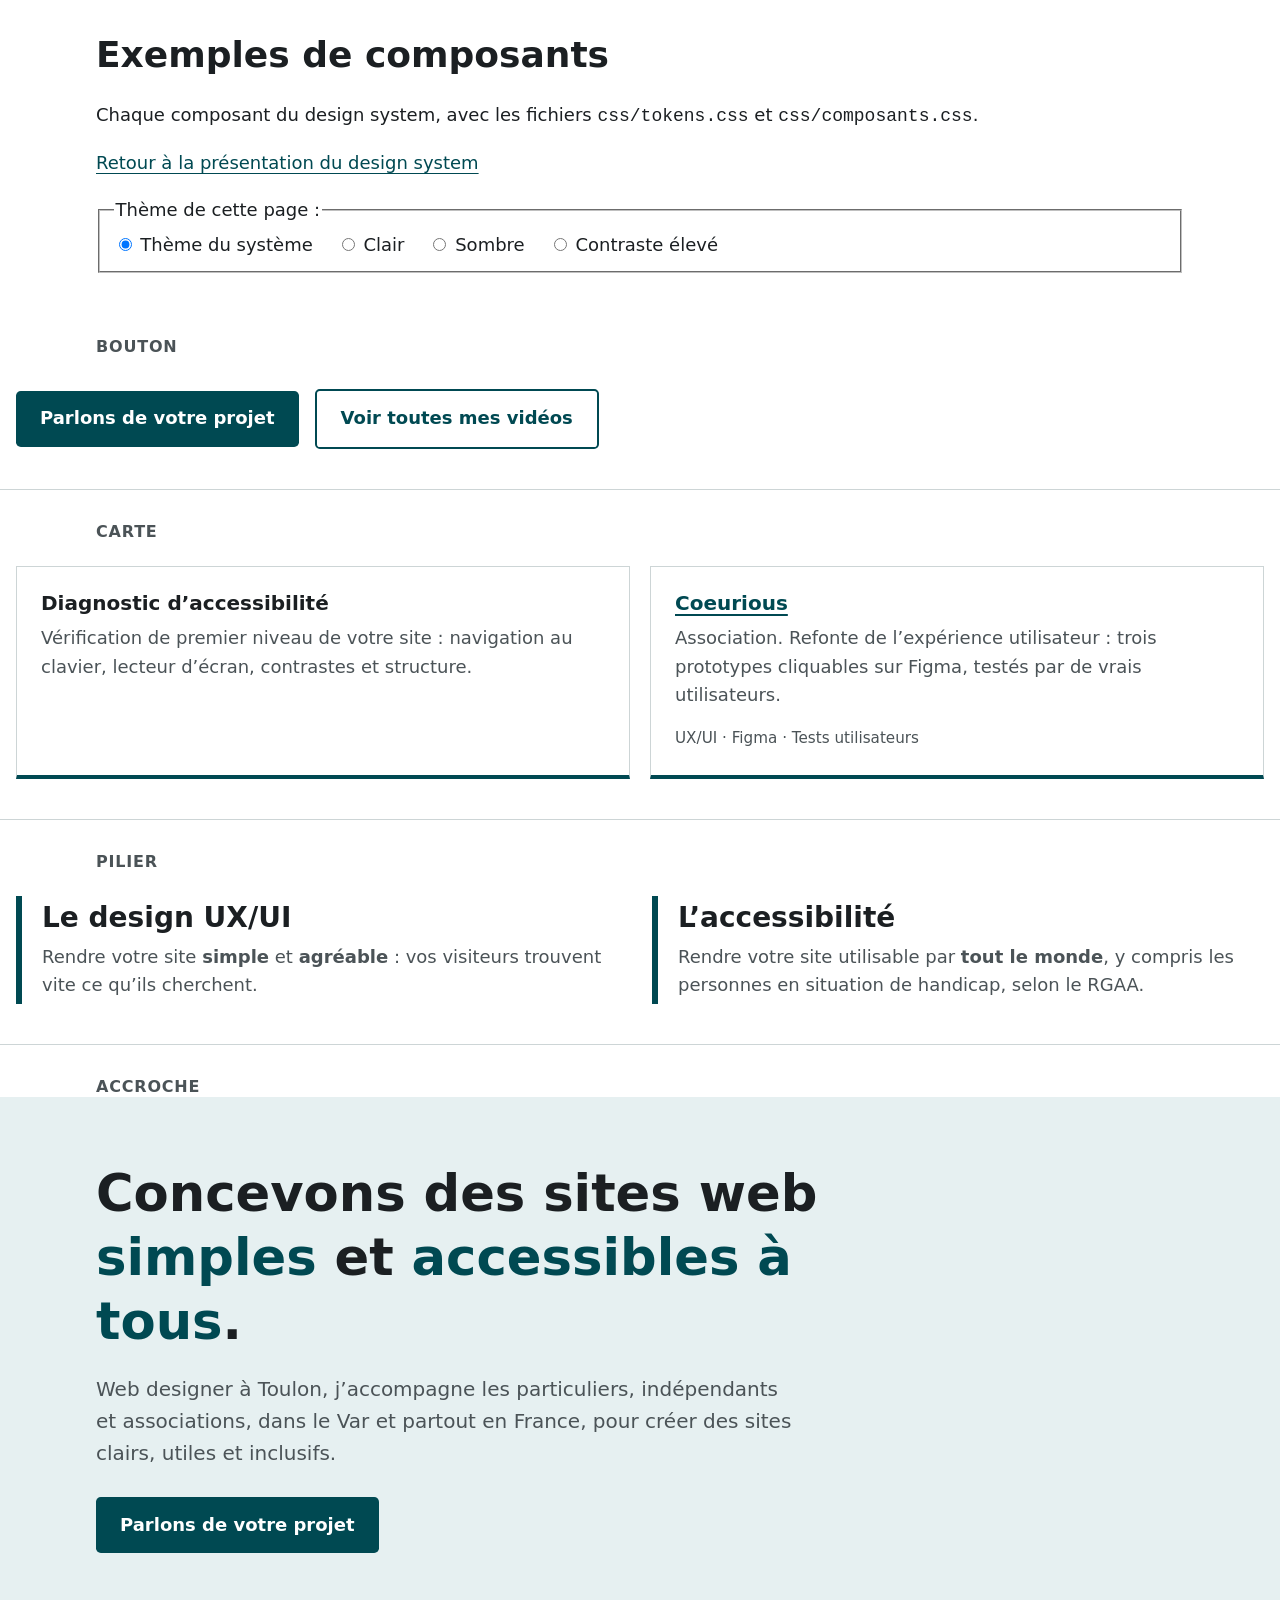
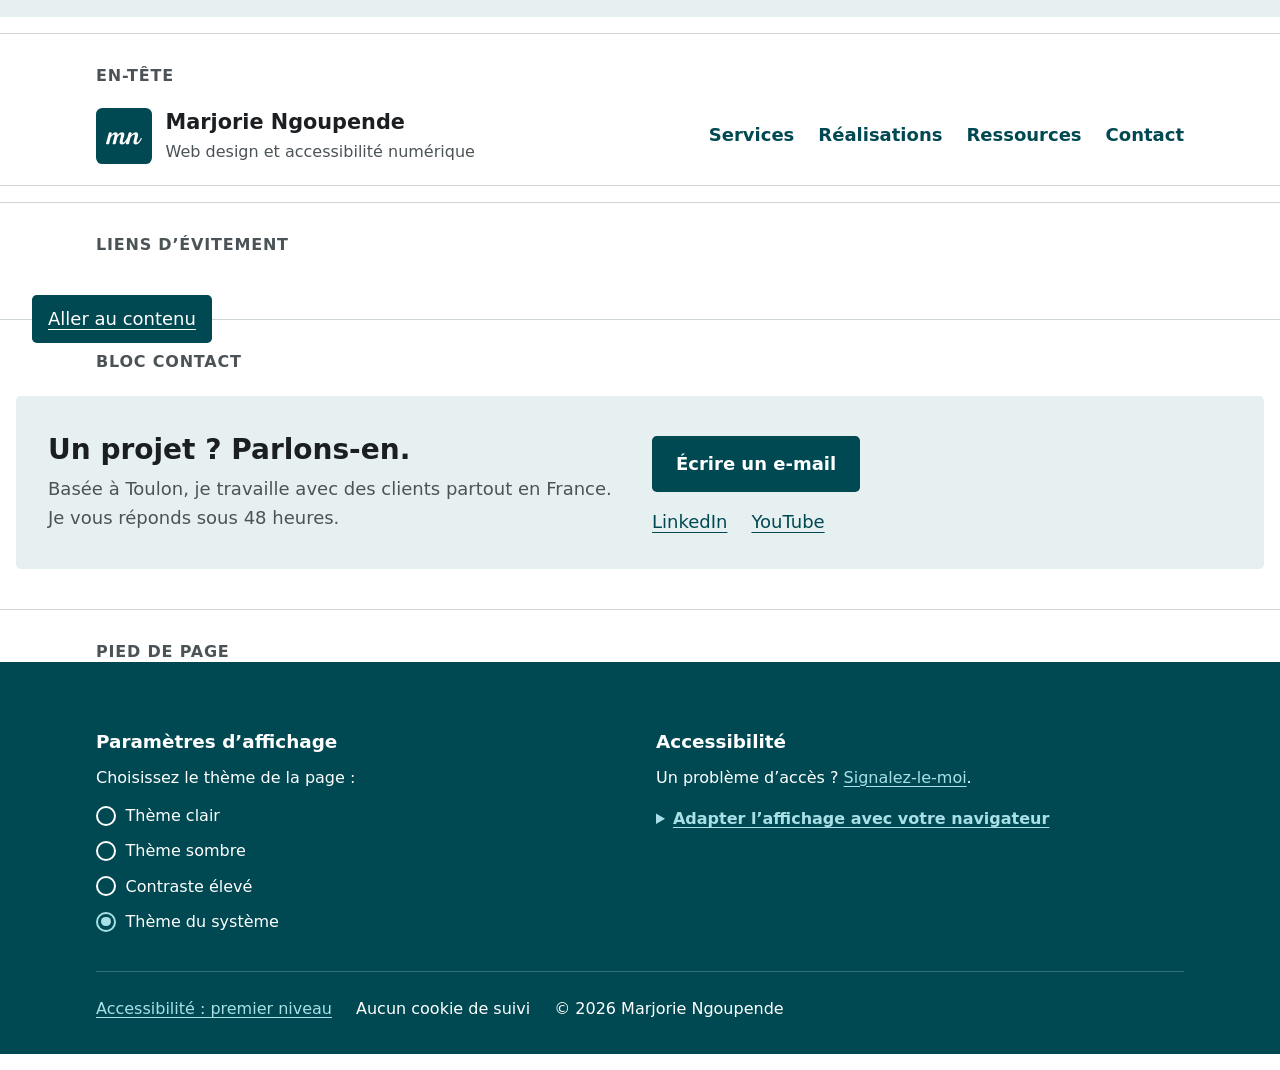
<file: exemples/index.html>
<!DOCTYPE html>
<html lang="fr">
<head>
  <meta charset="utf-8">
  <meta name="viewport" content="width=device-width, initial-scale=1">
  <title>Exemples – Design system de Marjorie Ngoupende</title>
  <link rel="stylesheet" href="../css/tokens.css">
  <link rel="stylesheet" href="../css/composants.css">
  <style>
    .titre-exemple { font-size: 1rem; text-transform: uppercase; letter-spacing: .05em; color: var(--texte-doux); padding-top: 2rem; }
    .exemple { border-bottom: 1px solid var(--bordure); padding-bottom: 1rem; }
    .choix-demo { display: flex; flex-wrap: wrap; gap: .5rem 1.5rem; }
    /* Dans cette page, les titres des exemples descendent d'un niveau : on garde leur apparence */
    .accroche h3 { font-size: clamp(2rem, 5.5vw, 3.2rem); max-width: 48rem; margin-bottom: 1.25rem; }
    .accroche h3 strong { color: var(--accent-fonce); }
    .pilier h3, .bloc-contact h3 { font-size: 1.75rem; margin-bottom: .5rem; }
    .pied h3 { font-size: 1.15rem; margin-bottom: .75rem; }
    .pied h4 { font-size: 1.05rem; margin: 1.25rem 0 .5rem; }
  </style>
</head>
<body>
  <main id="exemples" class="conteneur" style="padding:2rem 1rem">
    <h1>Exemples de composants</h1>
    <p>Chaque composant du design system, avec les fichiers <code>css/tokens.css</code> et <code>css/composants.css</code>.</p>
    <p><a href="../">Retour à la présentation du design system</a></p>
    <fieldset>
      <legend>Thème de cette page :</legend>
      <div class="choix-demo">
        <label><input type="radio" name="theme-demo" value="" checked> Thème du système</label>
        <label><input type="radio" name="theme-demo" value="light"> Clair</label>
        <label><input type="radio" name="theme-demo" value="dark"> Sombre</label>
        <label><input type="radio" name="theme-demo" value="contraste"> Contraste élevé</label>
      </div>
    </fieldset>
  </main>
  <section aria-labelledby="ex-bouton" class="exemple">
    <h2 id="ex-bouton" class="conteneur titre-exemple">Bouton</h2>
    <div style="padding:1.5rem 1rem">
<p style="display:flex;flex-wrap:wrap;gap:1rem;align-items:center;margin:0">
  <a class="bouton" href="#exemples">Parlons de votre projet</a>
  <a class="bouton bouton-secondaire" href="#exemples">Voir toutes mes vidéos</a>
</p>
    </div>
  </section>
  <section aria-labelledby="ex-carte" class="exemple">
    <h2 id="ex-carte" class="conteneur titre-exemple">Carte</h2>
    <div style="padding:1.5rem 1rem">
<ul class="grille">
  <li class="carte">
    <h3>Diagnostic d’accessibilité</h3>
    <p>Vérification de premier niveau de votre site : navigation au clavier, lecteur d’écran, contrastes et structure.</p>
  </li>
  <li class="carte">
    <h3><a href="#exemples">Coeurious</a></h3>
    <p>Association. Refonte de l’expérience utilisateur : trois prototypes cliquables sur Figma, testés par de vrais utilisateurs.</p>
    <p class="meta">UX/UI · Figma · Tests utilisateurs</p>
  </li>
</ul>
    </div>
  </section>
  <section aria-labelledby="ex-pilier" class="exemple">
    <h2 id="ex-pilier" class="conteneur titre-exemple">Pilier</h2>
    <div style="padding:1.5rem 1rem">
<ul class="piliers">
  <li class="pilier">
    <h3>Le design UX/UI</h3>
    <p>Rendre votre site <strong>simple</strong> et <strong>agréable</strong> : vos visiteurs trouvent vite ce qu’ils cherchent.</p>
  </li>
  <li class="pilier">
    <h3>L’accessibilité</h3>
    <p>Rendre votre site utilisable par <strong>tout le monde</strong>, y compris les personnes en situation de handicap, selon le RGAA.</p>
  </li>
</ul>
    </div>
  </section>
  <section aria-labelledby="ex-accroche" class="exemple">
    <h2 id="ex-accroche" class="conteneur titre-exemple">Accroche</h2>
    <div>
<div class="accroche">
  <div class="conteneur">
    <h3>Concevons des sites web <strong>simples</strong> et <strong>accessibles à tous</strong>.</h3>
    <p>Web designer à Toulon, j’accompagne les particuliers, indépendants et associations, dans le Var et partout en France, pour créer des sites clairs, utiles et inclusifs.</p>
    <a class="bouton" href="#exemples">Parlons de votre projet</a>
  </div>
</div>
    </div>
  </section>
  <section aria-labelledby="ex-entete" class="exemple">
    <h2 id="ex-entete" class="conteneur titre-exemple">En-tête</h2>
    <div>
<header class="entete-site">
  <div class="conteneur entete">
    <a class="marque" href="#exemples">
      <img class="logo" src="../assets/logo.png" alt="" width="56" height="56">
      <span class="marque-texte"><strong>Marjorie Ngoupende</strong><span>Web design et accessibilité numérique</span></span>
    </a>
    <nav class="nav" aria-label="Menu principal">
      <ul><li><a href="#exemples">Services</a></li><li><a href="#exemples">Réalisations</a></li><li><a href="#exemples">Ressources</a></li><li><a href="#exemples">Contact</a></li></ul>
    </nav>
  </div>
</header>
    </div>
  </section>
  <section aria-labelledby="ex-lienevitement" class="exemple">
    <h2 id="ex-lienevitement" class="conteneur titre-exemple">Liens d’évitement</h2>
    <div style="padding:1.5rem 1rem">
<ul class="evitement">
  <li><a class="est-visible" href="#exemples">Aller au contenu</a></li>
</ul>
    </div>
  </section>
  <section aria-labelledby="ex-bloccontact" class="exemple">
    <h2 id="ex-bloccontact" class="conteneur titre-exemple">Bloc contact</h2>
    <div style="padding:1.5rem 1rem">
<div class="bloc-contact">
  <div>
    <h3>Un projet ? Parlons-en.</h3>
    <p>Basée à Toulon, je travaille avec des clients partout en France. Je vous réponds sous 48 heures.</p>
  </div>
  <div>
    <a class="bouton" href="#exemples">Écrire un e-mail</a>
    <ul class="reseaux" aria-label="Me suivre sur les réseaux sociaux"><li><a href="#exemples">LinkedIn</a></li><li><a href="#exemples">YouTube</a></li></ul>
  </div>
</div>
    </div>
  </section>
  <section aria-labelledby="ex-pieddepage" class="exemple">
    <h2 id="ex-pieddepage" class="conteneur titre-exemple">Pied de page</h2>
    <div>
<footer class="pied">
  <div class="conteneur">
    <div class="pied-haut">
      <div>
        <h3>Paramètres d’affichage</h3>
        <fieldset>
          <legend>Choisissez le thème de la page :</legend>
          <label class="choix-theme"><input type="radio" name="theme" value="light"> Thème clair</label>
          <label class="choix-theme"><input type="radio" name="theme" value="dark"> Thème sombre</label>
          <label class="choix-theme"><input type="radio" name="theme" value="contraste"> Contraste élevé</label>
          <label class="choix-theme"><input type="radio" name="theme" value="system" checked> Thème du système</label>
        </fieldset>
      </div>
      <div>
        <h3>Accessibilité</h3>
        <p>Un problème d’accès ? <a href="#exemples">Signalez-le-moi</a>.</p>
        <details><summary>Adapter l’affichage avec votre navigateur</summary>
          <h4>Agrandir la page</h4>
          <ul class="consignes"><li>Sur ordinateur : <kbd>Ctrl</kbd> et <kbd>+</kbd>.</li></ul>
        </details>
      </div>
    </div>
    <ul class="pied-liens"><li><a href="#exemples">Accessibilité : premier niveau</a></li><li>Aucun cookie de suivi</li><li>© 2026 Marjorie Ngoupende</li></ul>
  </div>
</footer>
    </div>
  </section>
  <script>
    document.querySelectorAll('input[name="theme-demo"]').forEach(function (r) {
      r.addEventListener('change', function () {
        if (this.value) document.documentElement.setAttribute('data-theme', this.value);
        else document.documentElement.removeAttribute('data-theme');
      });
    });
  </script>
</body>
</html>
</file>
<file: css/tokens.css>
/* Design system de Marjorie Ngoupende — variables CSS (générées depuis tokens/tokens.json)
   Thème clair par défaut ; sombre selon le système ou avec data-theme="dark" ; contraste élevé avec data-theme="contraste". */

:root {
  --fond: #ffffff;
  --fond-alt: #f5f7f7;
  --fond-accent: #e6f0f1;
  --texte: #1b1f22;
  --texte-doux: #4b5357;
  --accent: #004952;
  --accent-fonce: #004952;
  --accent-texte: #ffffff;
  --bordure: #cdd5d6;
  --focus: #b3261e;
  --focus-pied: #ffb4ab;
  --pied: #004952;
  --pied-texte: #ffffff;
  --pied-lien: #a8e0e6;
  --pied-filet: #2f6f77;
  color-scheme: light;
}

@media (prefers-color-scheme: dark) {
  :root:not([data-theme="light"]) {
    --fond: #121516;
    --fond-alt: #1a1e20;
    --fond-accent: #0f2e32;
    --texte: #e9eeef;
    --texte-doux: #b9c3c5;
    --accent: #7fc8d0;
    --accent-fonce: #7fc8d0;
    --accent-texte: #0e1a19;
    --bordure: #364042;
    --focus: #ffb4ab;
    --focus-pied: #ffb4ab;
    --pied: #00343b;
    --pied-texte: #e9eeef;
    --pied-lien: #a8e0e6;
    --pied-filet: #1f5960;
    color-scheme: dark;
  }
}

:root[data-theme="dark"] {
  --fond: #121516;
  --fond-alt: #1a1e20;
  --fond-accent: #0f2e32;
  --texte: #e9eeef;
  --texte-doux: #b9c3c5;
  --accent: #7fc8d0;
  --accent-fonce: #7fc8d0;
  --accent-texte: #0e1a19;
  --bordure: #364042;
  --focus: #ffb4ab;
  --focus-pied: #ffb4ab;
  --pied: #00343b;
  --pied-texte: #e9eeef;
  --pied-lien: #a8e0e6;
  --pied-filet: #1f5960;
  color-scheme: dark;
}

/* Contraste élevé : textes ≥ 7:1 (WCAG AAA), bordures ≥ 3:1. Placé en dernier pour l'emporter sur le thème du système. */
:root[data-theme="contraste"] {
  --fond: #ffffff;
  --fond-alt: #f2f4f4;
  --fond-accent: #e6f0f1;
  --texte: #000000;
  --texte-doux: #1b1f22;
  --accent: #003a42;
  --accent-fonce: #003a42;
  --accent-texte: #ffffff;
  --bordure: #4b5357;
  --focus: #8c1d18;
  --focus-pied: #ffb4ab;
  --pied: #00262b;
  --pied-texte: #ffffff;
  --pied-lien: #bfeaef;
  --pied-filet: #a8e0e6;
  color-scheme: light;
}

:root {
  --space-1: 0.25rem;
  --space-2: 0.5rem;
  --pad-evitement-y: 0.6rem;
  --space-3: 0.75rem;
  --pad-bouton-y: 0.85rem;
  --space-4: 1rem;
  --space-5: 1.25rem;
  --space-6: 1.5rem;
  --space-7: 1.75rem;
  --space-8: 2rem;
  --space-10: 2.5rem;
  --space-12: 3rem;
  --space-14: 3.5rem;
  --space-16: 4rem;
  --radius-sm: 0.3rem;
  --radius-logo: 0.4rem;
  --radius-md: 0.5rem;
  --radius-rond: 50%;
  --trait-fin: 1px;
  --trait-controle: 2px;
  --trait-focus: 3px;
  --trait-carte: 4px;
  --trait-accent: 6px;
  --conteneur-max: 70rem;
  --mesure-titre: 48rem;
  --mesure-texte: 44rem;
  --portrait-max: 18rem;
  --point-rupture: 52rem;
  --font-sans: system-ui, -apple-system, "Segoe UI", Roboto, Arial, sans-serif;
}

/* Styles de texte */
.titre-accroche { font-family: var(--font-sans); font-size: 3.2rem; line-height: 1.25; font-weight: 700; }
.titre-section { font-family: var(--font-sans); font-size: 1.75rem; line-height: 1.25; font-weight: 700; }
.titre-carte { font-family: var(--font-sans); font-size: 1.25rem; line-height: 1.25; font-weight: 700; }
.chapo { font-family: var(--font-sans); font-size: 1.25rem; line-height: 1.6; font-weight: 400; }
.corps { font-family: var(--font-sans); font-size: 1.125rem; line-height: 1.6; font-weight: 400; }
.corps-pied { font-family: var(--font-sans); font-size: 1rem; line-height: 1.6; font-weight: 400; }
.meta { font-family: var(--font-sans); font-size: 0.95rem; line-height: 1.6; font-weight: 400; }
.nom-marque { font-family: var(--font-sans); font-size: 1.3rem; line-height: 1.6; font-weight: 700; }
.bouton { font-family: var(--font-sans); font-size: 1.125rem; line-height: 1.6; font-weight: 700; }
.lien-nav { font-family: var(--font-sans); font-size: 1.125rem; line-height: 1.6; font-weight: 600; }
.titre-pied { font-family: var(--font-sans); font-size: 1.15rem; line-height: 1.25; font-weight: 700; }
.sous-titre-pied { font-family: var(--font-sans); font-size: 1.05rem; line-height: 1.25; font-weight: 700; }
</file>
<file: css/composants.css>
/* Design system de Marjorie Ngoupende — composants.
   À charger après tokens.css. Repris du site marjorie-ngoupende.netlify.app ; les éléments du site (header, footer, section) sont ici des classes. */

*, *::before, *::after { box-sizing: border-box; }
body {
  margin: 0;
  background: var(--fond);
  color: var(--texte);
  font-family: var(--font-sans);
  font-size: 1.125rem;
  line-height: 1.6;
}
h1, h2, h3 { line-height: 1.25; margin-top: 0; }
h2 { font-size: 1.75rem; margin-bottom: 1rem; }
h3 { font-size: 1.25rem; margin-bottom: .5rem; }
p { margin-top: 0; }
a { color: var(--accent); text-underline-offset: .2em; }
a:hover { text-decoration-thickness: 2px; }
img { max-width: 100%; height: auto; display: block; }
:focus-visible { outline: 3px solid var(--focus); outline-offset: 3px; }
html { scroll-behavior: smooth; }
@media (prefers-reduced-motion: reduce) { html { scroll-behavior: auto; } }
.conteneur { max-width: 70rem; margin: 0 auto; padding: 0 1rem; }

/* Lien d'évitement */
.evitement { position: relative; margin: 0; padding: 0; list-style: none; }
.evitement a {
  position: absolute; left: 1rem; top: -5rem; white-space: nowrap;
  background: var(--accent); color: var(--accent-texte);
  padding: .6rem 1rem; border-radius: .3rem; z-index: 10;
}
.evitement a:focus, .evitement a.est-visible { top: 1rem; }

/* En-tête */
.entete-site { border-bottom: 1px solid var(--bordure); }
.entete { display: flex; flex-wrap: wrap; align-items: center; justify-content: space-between; gap: .75rem 2rem; padding: 1.25rem 1rem; }
.marque { display: flex; align-items: center; gap: .85rem; text-decoration: none; color: var(--texte); }
.logo { width: 3.5rem; height: 3.5rem; border-radius: .4rem; flex-shrink: 0; }
.marque strong { display: block; font-size: 1.3rem; }
.marque-texte span { display: block; font-size: 1rem; color: var(--texte-doux); }
.nav ul { list-style: none; margin: 0; padding: 0; display: flex; flex-wrap: wrap; gap: .25rem 1.5rem; }
.nav a { display: inline-block; padding: .5rem 0; font-weight: 600; text-decoration: none; }
.nav a:hover { text-decoration: underline; }

/* Bandeau d'accroche */
.accroche { background: var(--fond-accent); padding: 4rem 0; }
.accroche h1 { font-size: clamp(2rem, 5.5vw, 3.2rem); max-width: 48rem; margin-bottom: 1.25rem; }
.accroche h1 strong { color: var(--accent-fonce); }
.accroche p { font-size: 1.25rem; max-width: 44rem; color: var(--texte-doux); }

/* Boutons */
.bouton {
  display: inline-block; margin-top: .5rem;
  background: var(--accent); color: var(--accent-texte);
  padding: .85rem 1.5rem; border-radius: .3rem;
  font-weight: 700; text-decoration: none;
}
.bouton:hover { text-decoration: underline; }
.bouton-secondaire { background: transparent; color: var(--accent); border: 2px solid var(--accent); }

/* Sections */
.section { padding: 3.5rem 0; }
.fond-alt { background: var(--fond-alt); }
.intro-section { color: var(--texte-doux); max-width: 44rem; margin-bottom: 1.75rem; }

/* Piliers */
.piliers { list-style: none; margin: 0; padding: 0; display: grid; gap: 1.5rem; grid-template-columns: repeat(auto-fit, minmax(min(18rem, 100%), 1fr)); }
.pilier { border-left: 6px solid var(--accent); padding: .25rem 0 .25rem 1.25rem; }
.pilier h2 { margin-bottom: .5rem; }
.pilier p { color: var(--texte-doux); margin: 0; }

/* Cartes */
.grille { list-style: none; margin: 0; padding: 0; display: grid; gap: 1.25rem; grid-template-columns: repeat(auto-fit, minmax(min(16rem, 100%), 1fr)); }
.carte { background: var(--fond); border: 1px solid var(--bordure); border-bottom: 4px solid var(--accent); padding: 1.5rem; display: flex; flex-direction: column; }
.carte p { color: var(--texte-doux); margin-bottom: 0; }
.carte img { margin: -1.5rem -1.5rem 1.25rem; max-width: calc(100% + 3rem); }
.carte .meta { font-size: .95rem; margin-top: auto; padding-top: 1rem; color: var(--texte-doux); }
.tete-section { display: flex; flex-wrap: wrap; align-items: baseline; justify-content: space-between; gap: .5rem 1.5rem; margin-bottom: 1.5rem; }
.tete-section h2 { margin: 0; }

/* Bloc contact */
.bloc-contact { background: var(--fond-accent); padding: 2rem; border-radius: .3rem; display: grid; gap: 1.5rem; grid-template-columns: repeat(auto-fit, minmax(min(18rem, 100%), 1fr)); align-items: center; }
.bloc-contact h2 { margin-bottom: .5rem; }
.bloc-contact p { margin: 0; color: var(--texte-doux); }
.reseaux { list-style: none; margin: 1rem 0 0; padding: 0; display: flex; flex-wrap: wrap; gap: .5rem 1.5rem; }

/* Pied de page */
.pied { background: var(--pied); color: var(--pied-texte); padding: 3rem 0 2rem; font-size: 1rem; color-scheme: dark; }
.pied a { color: var(--pied-lien); }
.pied :focus-visible { outline-color: var(--focus-pied); }
.pied-haut { display: grid; gap: 2rem; grid-template-columns: repeat(auto-fit, minmax(min(16rem, 100%), 1fr)); margin-bottom: 2rem; }
.pied h2 { font-size: 1.15rem; margin-bottom: .75rem; }
.pied h3 { font-size: 1.05rem; margin: 1.25rem 0 .5rem; }
.pied details { margin-top: 1rem; }
.pied summary { cursor: pointer; font-weight: 700; color: var(--pied-lien); text-decoration: underline; text-underline-offset: .2em; }
.pied summary:hover { text-decoration-thickness: 2px; }
.pied fieldset { border: 0; margin: 0; padding: 0; }
.pied legend { padding: 0; margin-bottom: .5rem; }
.pied ul.consignes { margin: 0; padding-left: 1.2rem; }
.pied ul.consignes li { margin-bottom: .5rem; }
.pied kbd { font-family: inherit; font-weight: 700; }
.choix-theme { display: flex; align-items: center; gap: .6rem; padding: .3rem 0; cursor: pointer; }
.choix-theme input {
  appearance: none; -webkit-appearance: none; margin: 0; flex-shrink: 0;
  width: 1.25rem; height: 1.25rem; border-radius: 50%;
  border: 2px solid var(--pied-texte); background: transparent; cursor: pointer;
  display: grid; place-content: center;
}
.choix-theme input::before { content: ""; width: .6rem; height: .6rem; border-radius: 50%; transform: scale(0); background: var(--pied-lien); }
.choix-theme input:checked { border-color: var(--pied-lien); }
.choix-theme input:checked::before { transform: scale(1); }
.pied-liens { list-style: none; margin: 0; padding: 1.5rem 0 0; border-top: 1px solid var(--pied-filet); display: flex; flex-wrap: wrap; gap: .5rem 1.5rem; }

/* Thème « Contraste élevé » (ajout du design system) : les surfaces se distinguent par des bordures, les liens restent soulignés */
[data-theme="contraste"] .accroche { border-bottom: 2px solid var(--bordure); }
[data-theme="contraste"] .bloc-contact { border: 2px solid var(--bordure); }
[data-theme="contraste"] .carte { border-width: 2px; border-bottom-width: 4px; }
[data-theme="contraste"] .nav a { text-decoration: underline; }
[data-theme="contraste"] .bouton-secondaire { border-width: 3px; }

@media (forced-colors: active) {
  .bouton { border: 2px solid ButtonText; }
  .carte { border-bottom-width: 1px; }
  .choix-theme input:checked::before { background: CanvasText; }
}
</file>
